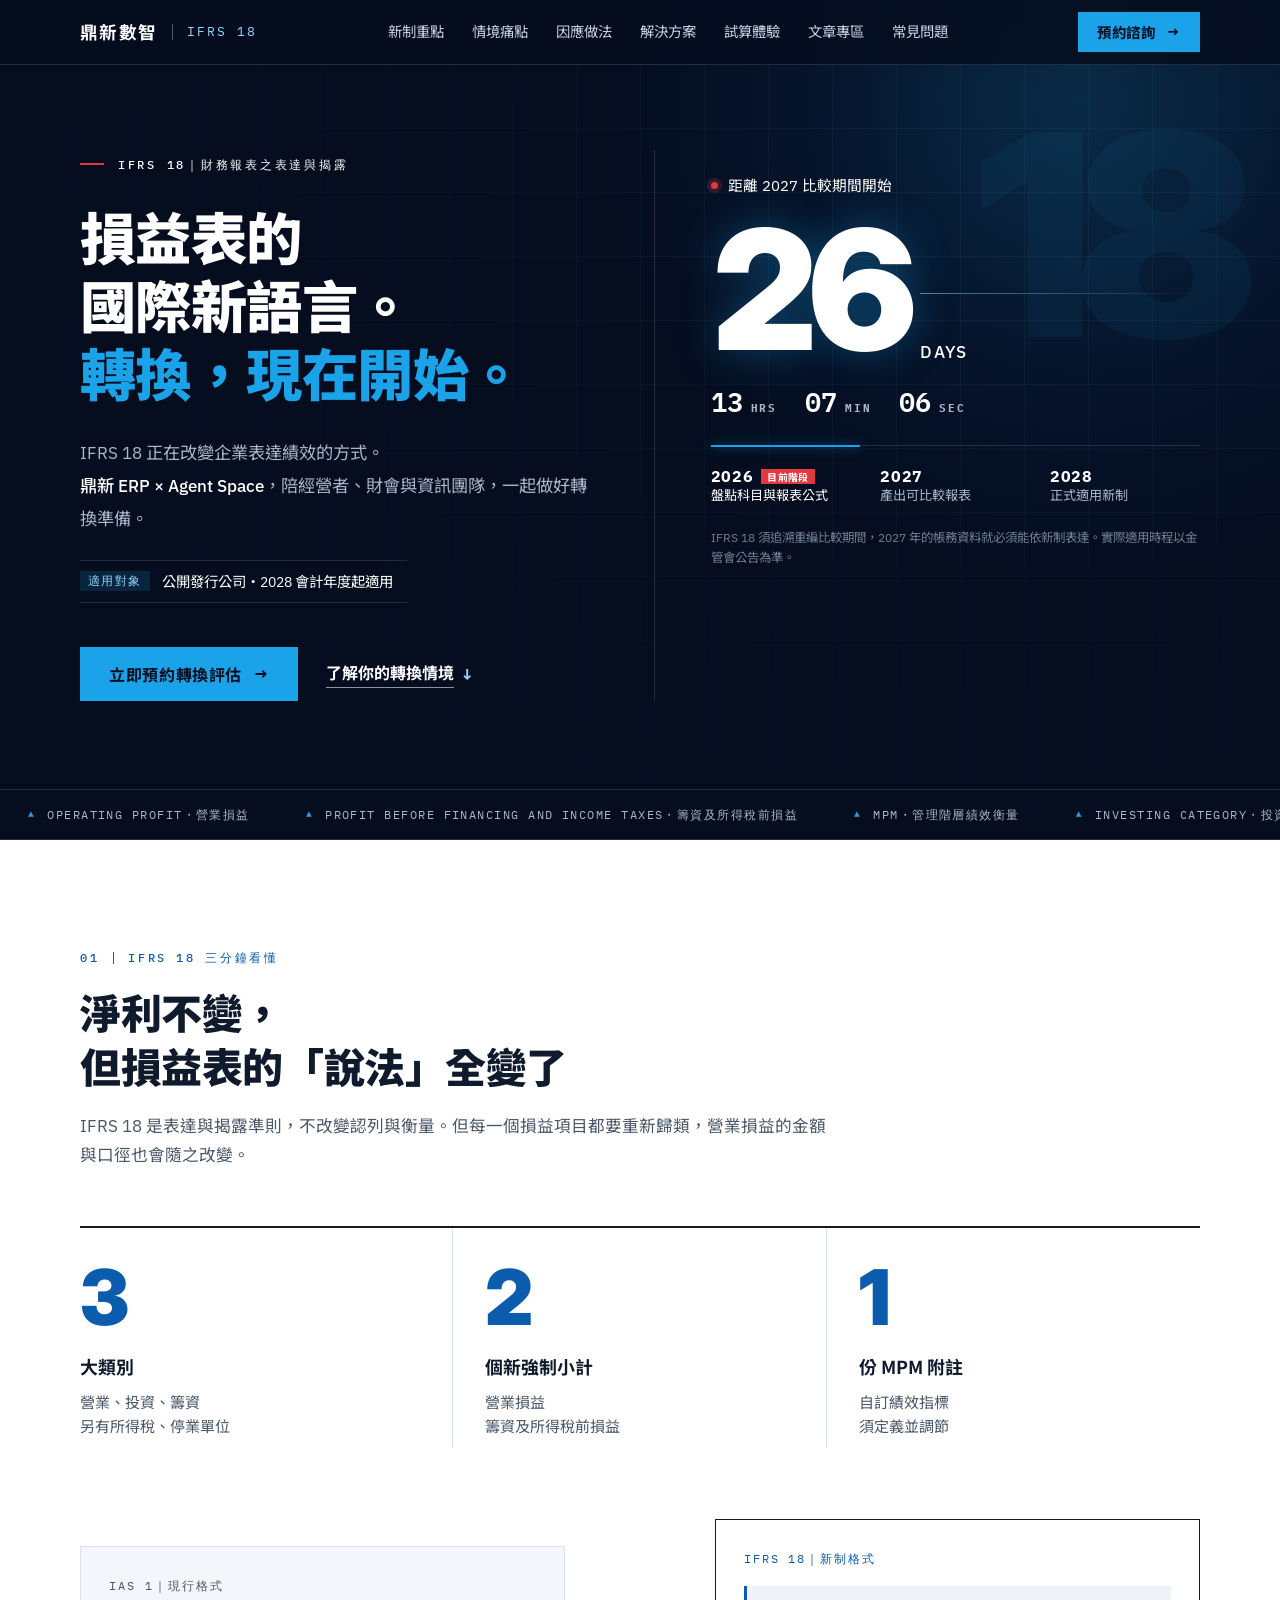
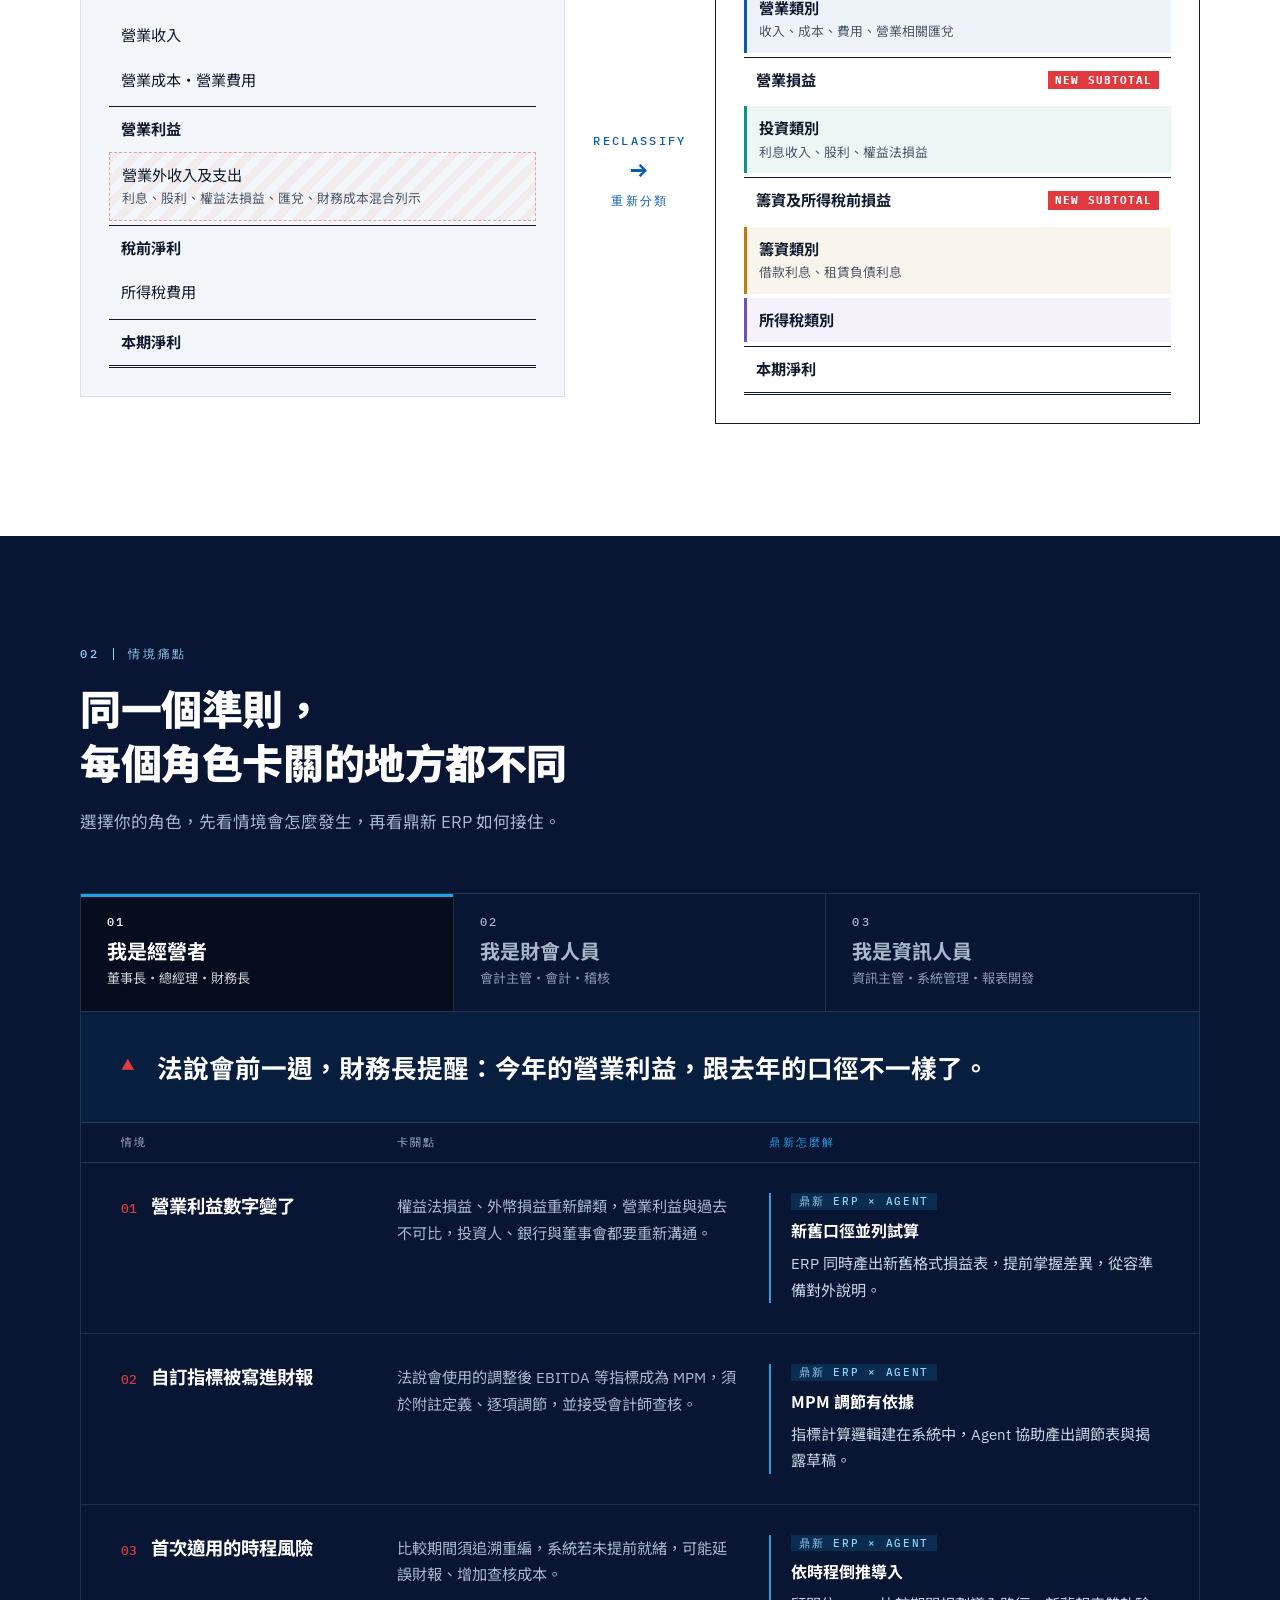
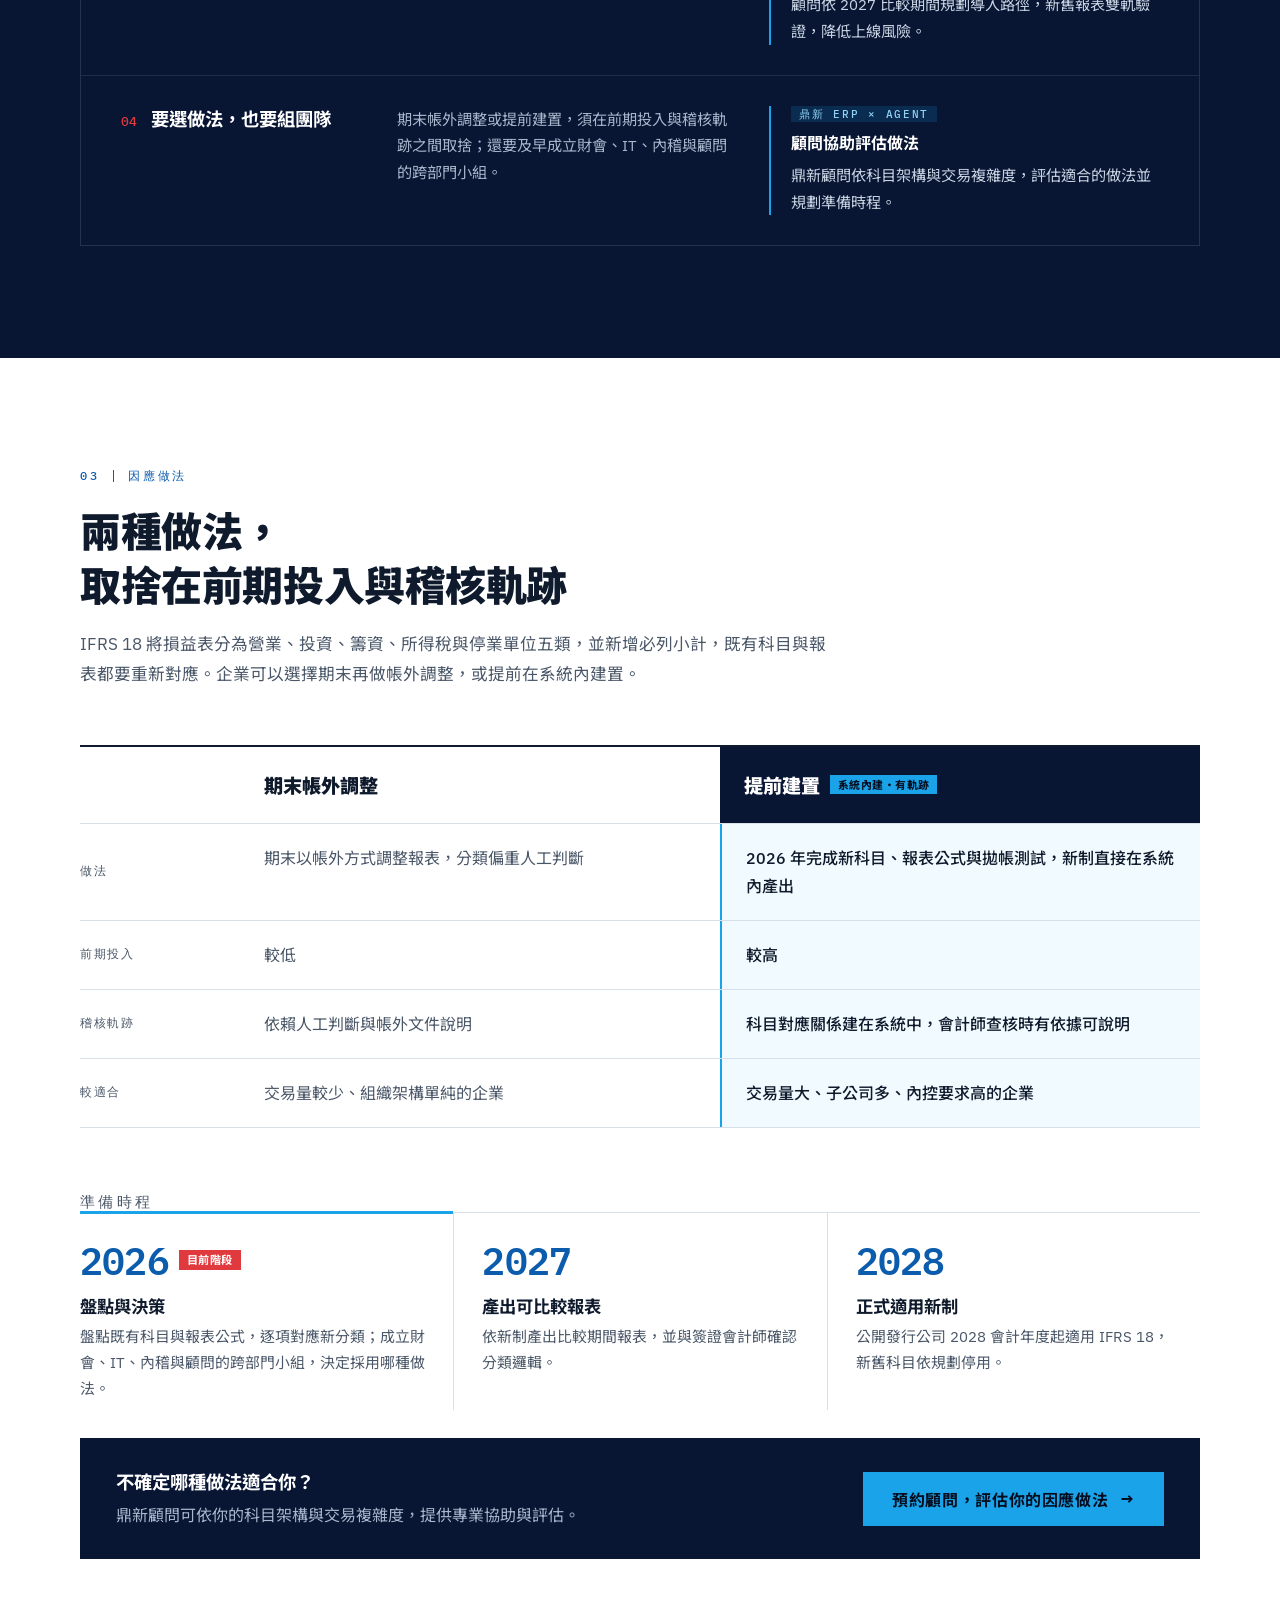
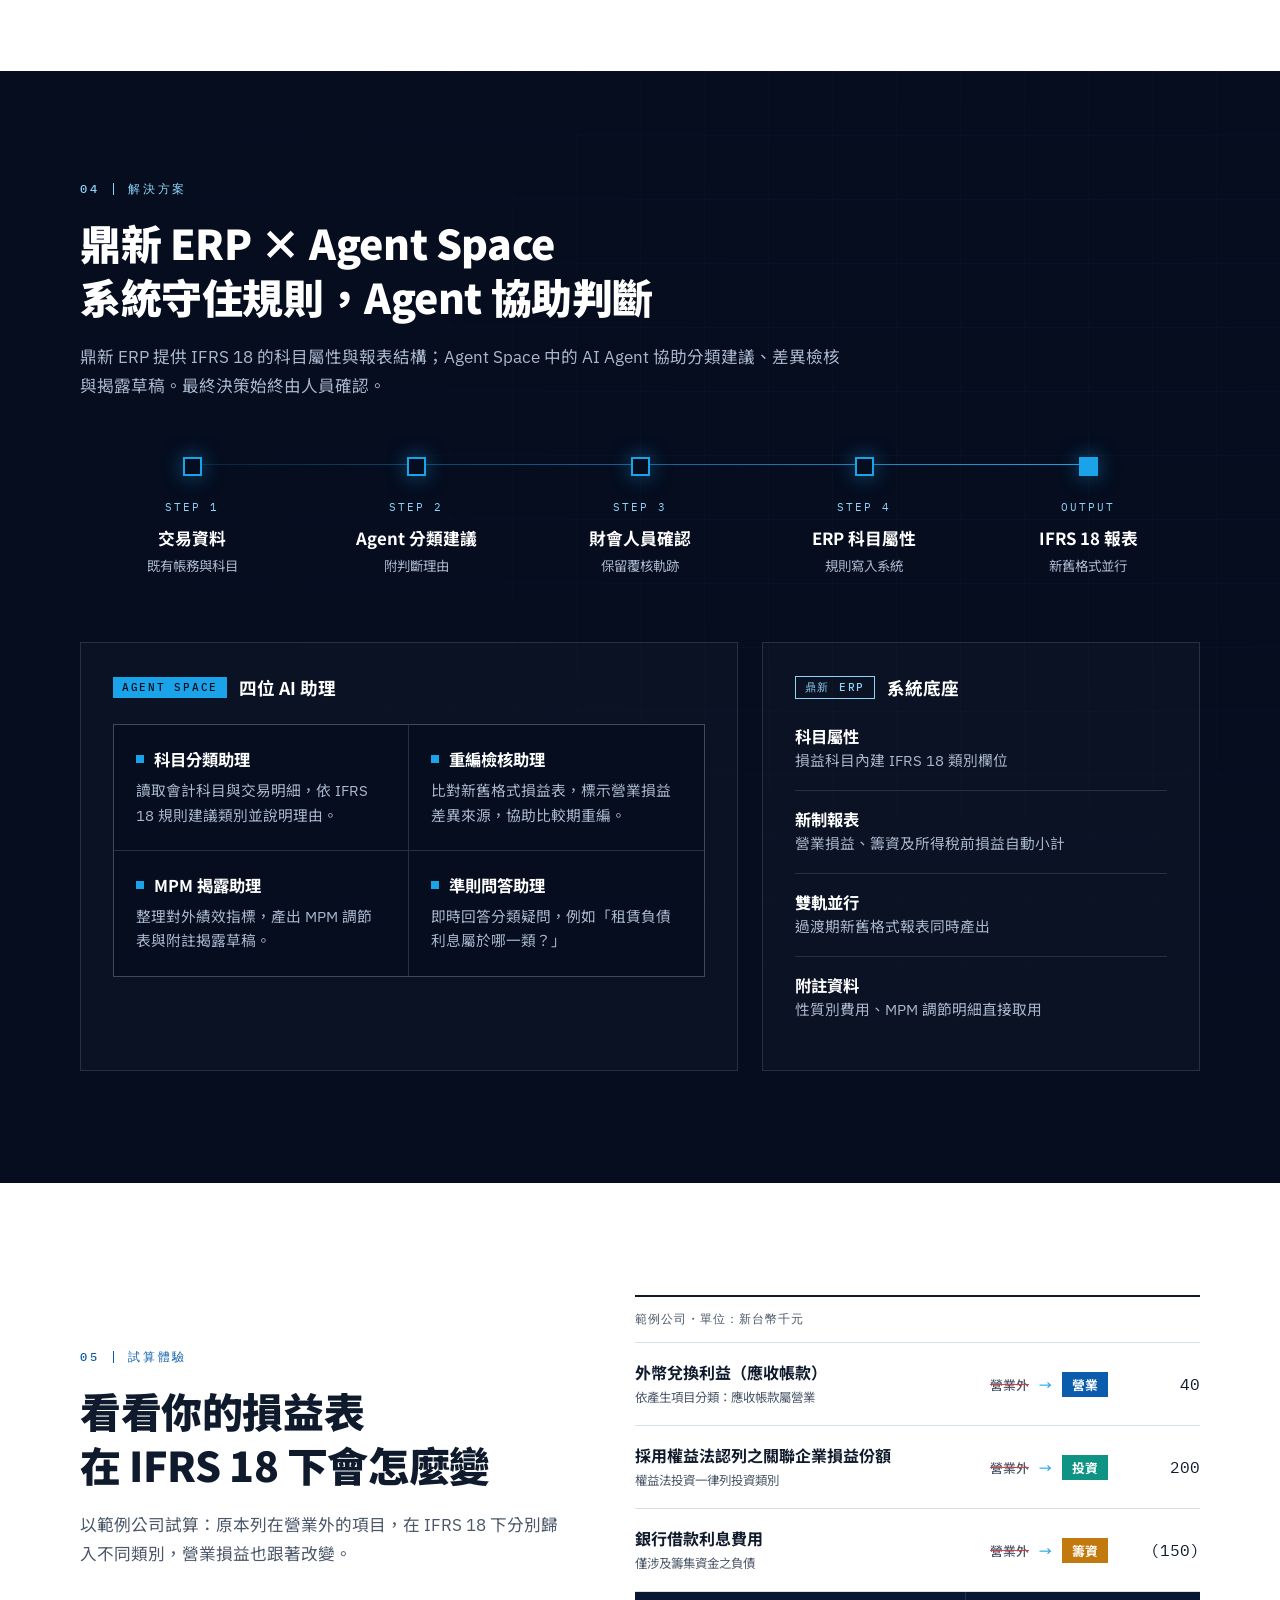
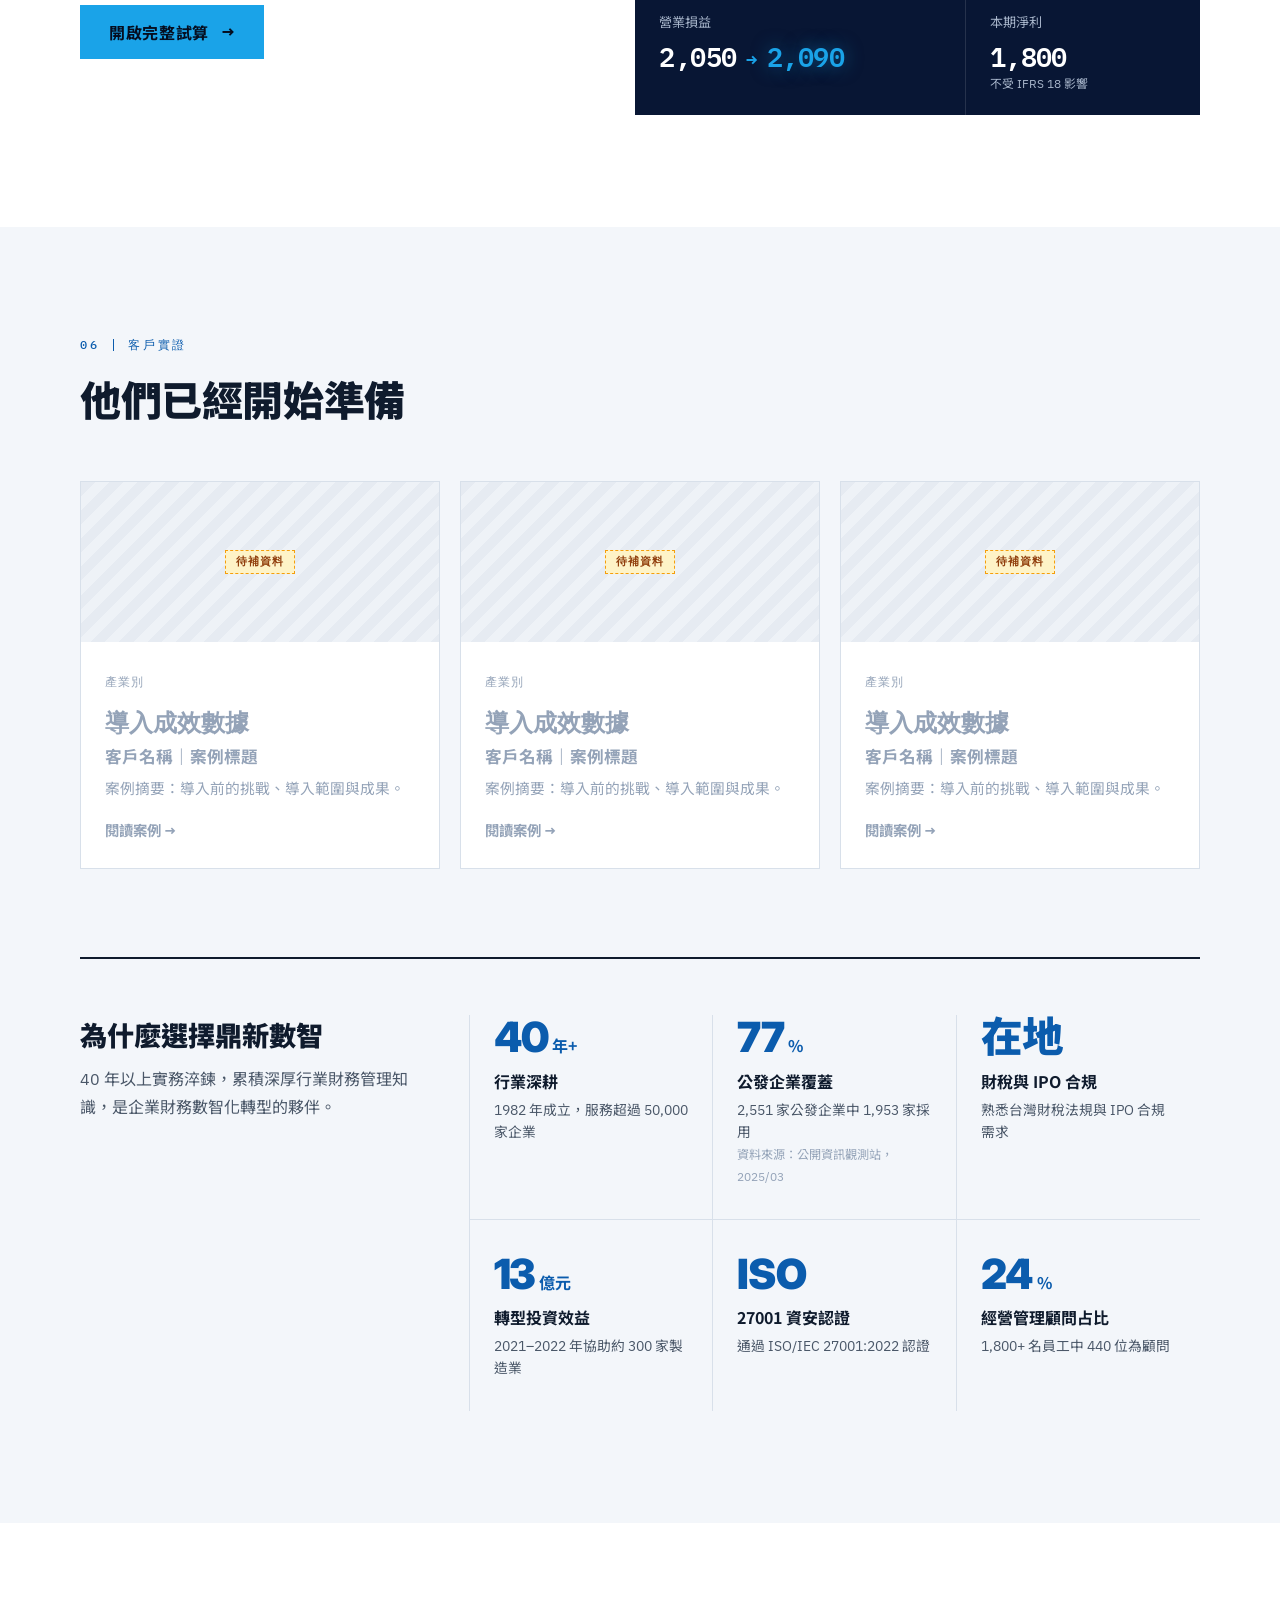
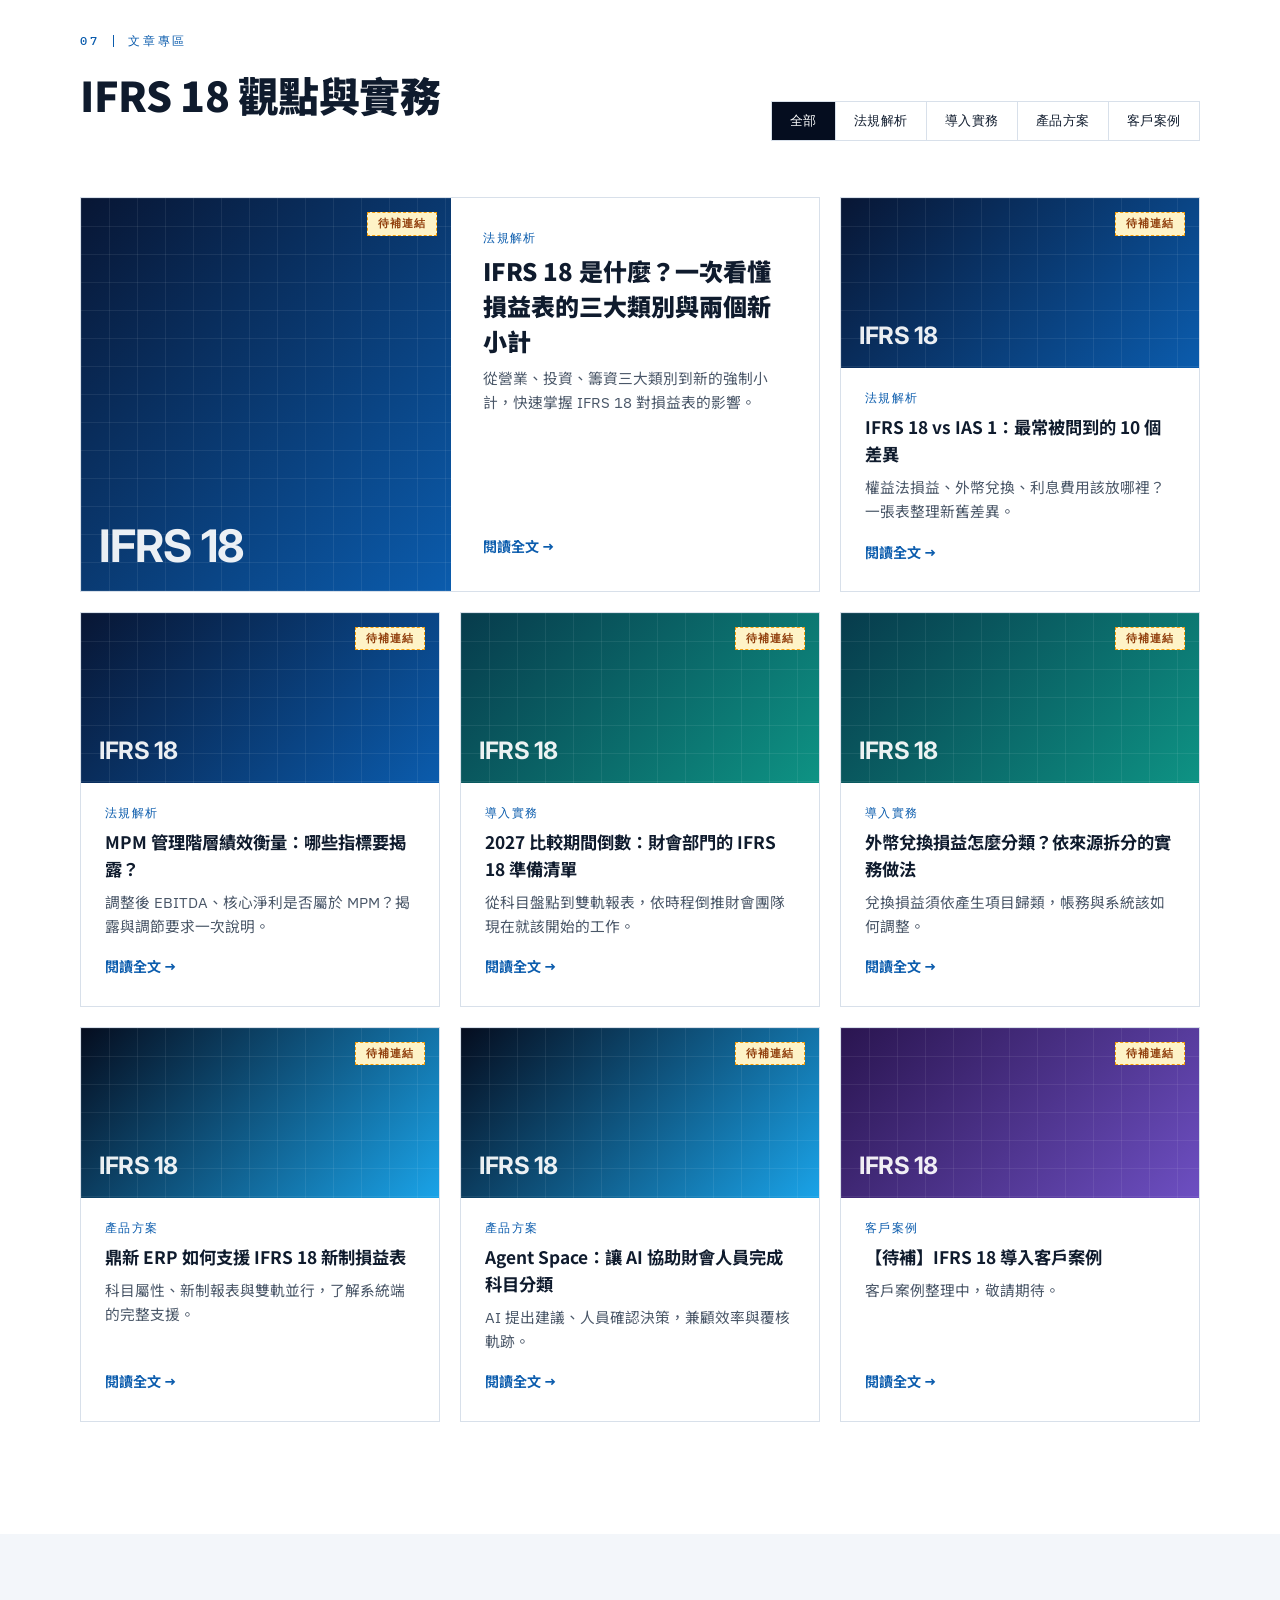
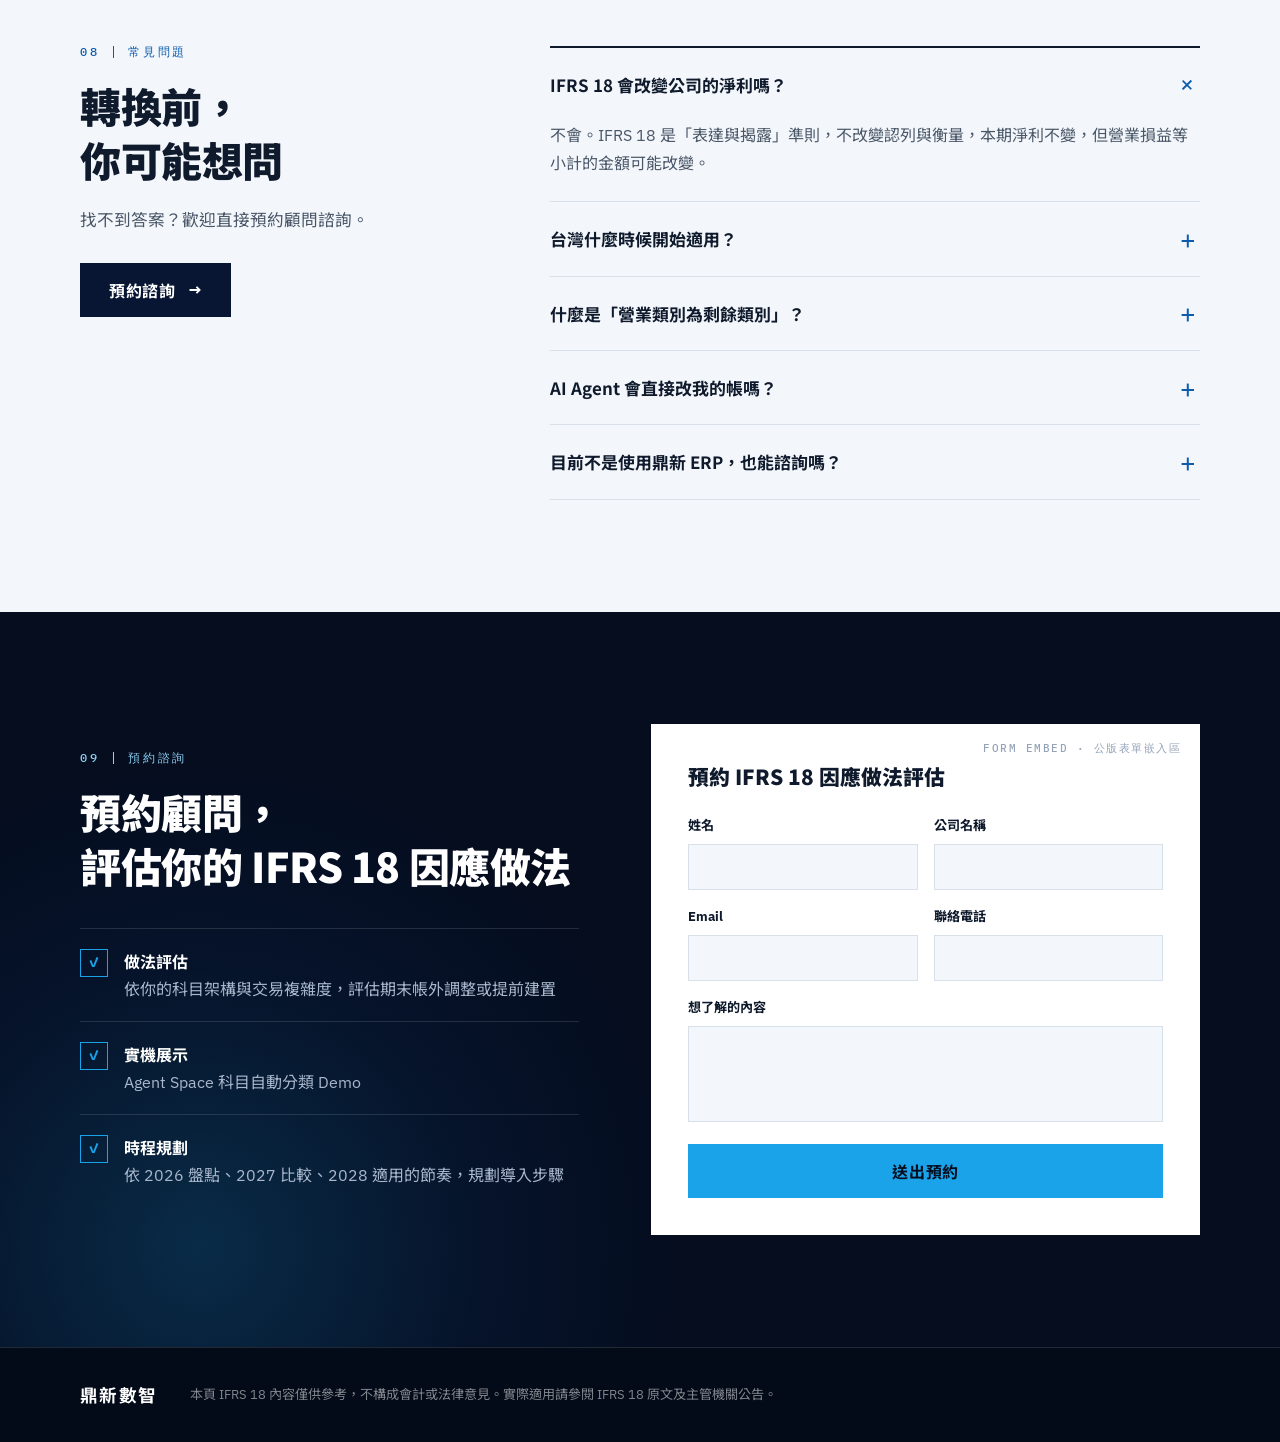
<file: index.html>
<!DOCTYPE html>
<html lang="zh-Hant">
<head>
  <meta charset="UTF-8">
  <meta name="viewport" content="width=device-width, initial-scale=1.0">
  <title>IFRS 18 無痛轉換｜鼎新 ERP × Agent Space</title>
  <meta name="description" content="IFRS 18 損益表全面改版。鼎新 ERP 結合 Agent Space，從科目盤點、自動分類到比較期重編，讓經營者、財會與資訊人員都能無痛轉換。">
  <link rel="preconnect" href="https://fonts.googleapis.com">
  <link rel="preconnect" href="https://fonts.gstatic.com" crossorigin>
  <link href="https://fonts.googleapis.com/css2?family=IBM+Plex+Mono:wght@400;500;600&family=IBM+Plex+Sans:wght@400;500;600;700&family=Inter:wght@800;900&family=Noto+Sans+TC:wght@400;500;700;900&display=swap" rel="stylesheet">
  <link rel="stylesheet" href="css/style.css?v=7">
  <script>document.documentElement.classList.add("js");</script>
</head>
<body>

  <!-- 導覽列 -->
  <header class="topbar">
    <div class="container topbar-inner">
      <a href="#" class="brand">
        <span class="brand-name">鼎新數智</span>
        <span class="brand-sep"></span>
        <span class="brand-sub">IFRS 18</span>
      </a>
      <nav class="nav">
        <a href="#overview">新制重點</a>
        <a href="#scenarios">情境痛點</a>
        <a href="#approach">因應做法</a>
        <a href="#solution">解決方案</a>
        <a href="#simulator">試算體驗</a>
        <a href="#insights">文章專區</a>
        <a href="#faq">常見問題</a>
      </nav>
      <a href="#FormTemplate" class="btn btn-sky btn-sm">預約諮詢 <span class="arrow">→</span></a>
    </div>
  </header>

  <!-- Hero：倒數計時 -->
  <section class="hero">
    <div class="hero-grid-bg" aria-hidden="true"></div>
    <div class="hero-glow" aria-hidden="true"></div>
    <div class="container hero-inner">
      <div class="hero-copy">
        <p class="hero-kicker"><span class="kicker-line" aria-hidden="true"></span>IFRS 18｜財務報表之表達與揭露</p>
        <h1>
          <span class="h1-line">損益表的</span>
          <span class="h1-line">國際新語言。</span>
          <span class="h1-line h1-accent">轉換，現在開始。</span>
        </h1>
        <p class="hero-lead">
          IFRS 18 正在改變企業表達績效的方式。<br>
          <strong>鼎新 ERP × Agent Space</strong>，陪經營者、財會與資訊團隊，一起做好轉換準備。
        </p>
        <p class="hero-scope"><b>適用對象</b>公開發行公司・2028 會計年度起適用</p>
        <div class="hero-actions">
          <a href="#FormTemplate" class="btn btn-sky">立即預約轉換評估 <span class="arrow">→</span></a>
          <a href="#scenarios" class="btn-text"><span>了解你的轉換情境</span><i>↓</i></a>
        </div>
      </div>

      <div class="countdown" aria-live="polite">
        <span class="cd-ghost" aria-hidden="true">18</span>
        <p id="cd-label" class="cd-head">距離 2027 比較期間開始</p>
        <div class="cd-days-row">
          <div class="flip cd-days" data-unit="d">--</div>
          <div class="cd-days-side"><span class="cd-days-unit">DAYS</span></div>
        </div>
        <div class="cd-units">
          <div class="cd-unit"><div class="flip" data-unit="h">--</div><span>HRS</span></div>
          <div class="cd-unit"><div class="flip" data-unit="m">--</div><span>MIN</span></div>
          <div class="cd-unit"><div class="flip" data-unit="s">--</div><span>SEC</span></div>
        </div>
        <!-- 準備時程：目前階段由 js/landing.js 依今天年份標示 -->
        <ol class="cd-track">
          <li data-year="2026"><span class="cd-date">2026</span><span>盤點科目與報表公式</span></li>
          <li data-year="2027"><span class="cd-date">2027</span><span>產出可比較報表</span></li>
          <li data-year="2028"><span class="cd-date">2028</span><span>正式適用新制</span></li>
        </ol>
        <p class="cd-note">IFRS 18 須追溯重編比較期間，2027 年的帳務資料就必須能依新制表達。實際適用時程以金管會公告為準。</p>
      </div>
    </div>

    <div class="ticker" aria-hidden="true">
      <div class="ticker-track">
        <span>OPERATING PROFIT・營業損益</span><span>PROFIT BEFORE FINANCING AND INCOME TAXES・籌資及所得稅前損益</span><span>MPM・管理階層績效衡量</span><span>INVESTING CATEGORY・投資類別</span><span>FINANCING CATEGORY・籌資類別</span><span>AGGREGATION & DISAGGREGATION・彙總與細分</span><span>IAS 7 AMENDMENTS・現金流量表修正</span>
        <span>OPERATING PROFIT・營業損益</span><span>PROFIT BEFORE FINANCING AND INCOME TAXES・籌資及所得稅前損益</span><span>MPM・管理階層績效衡量</span><span>INVESTING CATEGORY・投資類別</span><span>FINANCING CATEGORY・籌資類別</span><span>AGGREGATION & DISAGGREGATION・彙總與細分</span><span>IAS 7 AMENDMENTS・現金流量表修正</span>
      </div>
    </div>
  </section>

  <!-- 01 新制重點 -->
  <section id="overview" class="section">
    <div class="container">
      <div class="sec-head reveal">
        <p class="sec-kicker"><span class="sec-idx">01</span>IFRS 18 三分鐘看懂</p>
        <h2>淨利不變，<br>但損益表的「說法」全變了</h2>
        <p class="sec-lead">IFRS 18 是表達與揭露準則，不改變認列與衡量。但每一個損益項目都要重新歸類，營業損益的金額與口徑也會隨之改變。</p>
      </div>

      <div class="numbers reveal">
        <div class="number"><strong>3</strong><span>大類別</span><p>營業、投資、籌資<br>另有所得稅、停業單位</p></div>
        <div class="number"><strong>2</strong><span>個新強制小計</span><p>營業損益<br>籌資及所得稅前損益</p></div>
        <div class="number"><strong>1</strong><span>份 MPM 附註</span><p>自訂績效指標<br>須定義並調節</p></div>
      </div>

      <p class="swipe-hint" aria-hidden="true">左右滑動比較新舊格式 →</p>
      <div class="compare reveal">
        <div class="stmt stmt-old">
          <p class="stmt-title">IAS 1｜現行格式</p>
          <ul>
            <li>營業收入</li>
            <li>營業成本・營業費用</li>
            <li class="stmt-sub">營業利益</li>
            <li class="stmt-mixed">營業外收入及支出<small>利息、股利、權益法損益、匯兌、財務成本混合列示</small></li>
            <li class="stmt-sub">稅前淨利</li>
            <li>所得稅費用</li>
            <li class="stmt-sub stmt-net">本期淨利</li>
          </ul>
        </div>
        <div class="compare-arrow" aria-hidden="true"><span>RECLASSIFY</span><i>→</i><span>重新分類</span></div>
        <div class="stmt stmt-new">
          <p class="stmt-title">IFRS 18｜新制格式</p>
          <ul>
            <li class="band band-op">營業類別<small>收入、成本、費用、營業相關匯兌</small></li>
            <li class="stmt-sub">營業損益 <em>NEW SUBTOTAL</em></li>
            <li class="band band-inv">投資類別<small>利息收入、股利、權益法損益</small></li>
            <li class="stmt-sub">籌資及所得稅前損益 <em>NEW SUBTOTAL</em></li>
            <li class="band band-fin">籌資類別<small>借款利息、租賃負債利息</small></li>
            <li class="band band-tax">所得稅類別</li>
            <li class="stmt-sub stmt-net">本期淨利</li>
          </ul>
        </div>
      </div>
    </div>
  </section>

  <!-- 02 情境痛點 -->
  <section id="scenarios" class="section section-navy">
    <div class="container">
      <div class="sec-head reveal">
        <p class="sec-kicker"><span class="sec-idx">02</span>情境痛點</p>
        <h2>同一個準則，<br>每個角色卡關的地方都不同</h2>
        <p class="sec-lead">選擇你的角色，先看情境會怎麼發生，再看鼎新 ERP 如何接住。</p>
      </div>

      <div class="roles reveal" role="tablist" aria-label="選擇角色">
        <button class="role" role="tab" data-role="executive" aria-selected="true">
          <span class="role-no">01</span>
          <span class="role-name">我是經營者</span>
          <span class="role-desc">董事長・總經理・財務長</span>
        </button>
        <button class="role" role="tab" data-role="finance" aria-selected="false">
          <span class="role-no">02</span>
          <span class="role-name">我是財會人員</span>
          <span class="role-desc">會計主管・會計・稽核</span>
        </button>
        <button class="role" role="tab" data-role="it" aria-selected="false">
          <span class="role-no">03</span>
          <span class="role-name">我是資訊人員</span>
          <span class="role-desc">資訊主管・系統管理・報表開發</span>
        </button>
      </div>

      <div id="role-panel" class="role-panel reveal" role="tabpanel"></div>
    </div>
  </section>

  <!-- 03 因應做法 -->
  <section id="approach" class="section">
    <div class="container">
      <div class="sec-head reveal">
        <p class="sec-kicker"><span class="sec-idx">03</span>因應做法</p>
        <h2>兩種做法，<br>取捨在前期投入與稽核軌跡</h2>
        <p class="sec-lead">IFRS 18 將損益表分為營業、投資、籌資、所得稅與停業單位五類，並新增必列小計，既有科目與報表都要重新對應。企業可以選擇期末再做帳外調整，或提前在系統內建置。</p>
      </div>

      <div class="options reveal">
        <div class="opt-row opt-head">
          <span></span>
          <span>期末帳外調整</span>
          <span class="opt-pick">提前建置</span>
        </div>
        <div class="opt-row">
          <span class="opt-label">做法</span>
          <p>期末以帳外方式調整報表，分類偏重人工判斷</p>
          <p class="opt-pick">2026 年完成新科目、報表公式與拋帳測試，新制直接在系統內產出</p>
        </div>
        <div class="opt-row">
          <span class="opt-label">前期投入</span>
          <p>較低</p>
          <p class="opt-pick">較高</p>
        </div>
        <div class="opt-row">
          <span class="opt-label">稽核軌跡</span>
          <p>依賴人工判斷與帳外文件說明</p>
          <p class="opt-pick">科目對應關係建在系統中，會計師查核時有依據可說明</p>
        </div>
        <div class="opt-row">
          <span class="opt-label">較適合</span>
          <p>交易量較少、組織架構單純的企業</p>
          <p class="opt-pick">交易量大、子公司多、內控要求高的企業</p>
        </div>
      </div>

      <div class="phases reveal">
        <p class="phases-title">準備時程</p>
        <ol>
          <li data-year="2026">
            <span class="phase-year">2026</span>
            <strong>盤點與決策</strong>
            <p>盤點既有科目與報表公式，逐項對應新分類；成立財會、IT、內稽與顧問的跨部門小組，決定採用哪種做法。</p>
          </li>
          <li data-year="2027">
            <span class="phase-year">2027</span>
            <strong>產出可比較報表</strong>
            <p>依新制產出比較期間報表，並與簽證會計師確認分類邏輯。</p>
          </li>
          <li data-year="2028">
            <span class="phase-year">2028</span>
            <strong>正式適用新制</strong>
            <p>公開發行公司 2028 會計年度起適用 IFRS 18，新舊科目依規劃停用。</p>
          </li>
        </ol>
      </div>

      <div class="inline-cta reveal">
        <div>
          <strong>不確定哪種做法適合你？</strong>
          <p>鼎新顧問可依你的科目架構與交易複雜度，提供專業協助與評估。</p>
        </div>
        <a href="#FormTemplate" class="btn btn-sky">預約顧問，評估你的因應做法 <span class="arrow">→</span></a>
      </div>
    </div>
  </section>

  <!-- 04 解決方案 -->
  <section id="solution" class="section section-dark">
    <div class="hero-grid-bg dim" aria-hidden="true"></div>
    <div class="container">
      <div class="sec-head reveal">
        <p class="sec-kicker"><span class="sec-idx">04</span>解決方案</p>
        <h2>鼎新 ERP × Agent Space<br>系統守住規則，Agent 協助判斷</h2>
        <p class="sec-lead">鼎新 ERP 提供 IFRS 18 的科目屬性與報表結構；Agent Space 中的 AI Agent 協助分類建議、差異檢核與揭露草稿。最終決策始終由人員確認。</p>
      </div>

      <ol class="pipeline reveal">
        <li><div class="pipe-body"><span class="pipe-step">STEP 1</span><strong>交易資料</strong><small>既有帳務與科目</small></div></li>
        <li><div class="pipe-body"><span class="pipe-step">STEP 2</span><strong>Agent 分類建議</strong><small>附判斷理由</small></div></li>
        <li><div class="pipe-body"><span class="pipe-step">STEP 3</span><strong>財會人員確認</strong><small>保留覆核軌跡</small></div></li>
        <li><div class="pipe-body"><span class="pipe-step">STEP 4</span><strong>ERP 科目屬性</strong><small>規則寫入系統</small></div></li>
        <li class="pipe-end"><div class="pipe-body"><span class="pipe-step">OUTPUT</span><strong>IFRS 18 報表</strong><small>新舊格式並行</small></div></li>
      </ol>

      <!-- TODO: Agent 與 ERP 功能描述為草稿，請與產品團隊確認後修改 -->
      <div class="solution-grid">
        <div class="sol-col reveal">
          <p class="sol-title"><span class="sol-badge">AGENT SPACE</span>四位 AI 助理</p>
          <div class="agents">
            <article class="agent"><h3>科目分類助理</h3><p>讀取會計科目與交易明細，依 IFRS 18 規則建議類別並說明理由。</p></article>
            <article class="agent"><h3>重編檢核助理</h3><p>比對新舊格式損益表，標示營業損益差異來源，協助比較期重編。</p></article>
            <article class="agent"><h3>MPM 揭露助理</h3><p>整理對外績效指標，產出 MPM 調節表與附註揭露草稿。</p></article>
            <article class="agent"><h3>準則問答助理</h3><p>即時回答分類疑問，例如「租賃負債利息屬於哪一類？」</p></article>
          </div>
        </div>
        <div class="sol-col reveal">
          <p class="sol-title"><span class="sol-badge sol-badge-erp">鼎新 ERP</span>系統底座</p>
          <ul class="erp-list">
            <li><strong>科目屬性</strong><span>損益科目內建 IFRS 18 類別欄位</span></li>
            <li><strong>新制報表</strong><span>營業損益、籌資及所得稅前損益自動小計</span></li>
            <li><strong>雙軌並行</strong><span>過渡期新舊格式報表同時產出</span></li>
            <li><strong>附註資料</strong><span>性質別費用、MPM 調節明細直接取用</span></li>
          </ul>
        </div>
      </div>
    </div>
  </section>

  <!-- 05 試算體驗 -->
  <!-- 精簡預告：數字由 js/landing.js 依 js/data.js 範例資料產生 -->
  <section id="simulator" class="section">
    <div class="container teaser reveal">
      <div class="teaser-copy">
        <p class="sec-kicker"><span class="sec-idx">05</span>試算體驗</p>
        <h2>看看你的損益表<br>在 IFRS 18 下會怎麼變</h2>
        <p class="sec-lead">以範例公司試算：原本列在營業外的項目，在 IFRS 18 下分別歸入不同類別，營業損益也跟著改變。</p>
        <button type="button" class="btn btn-sky" data-sim-open>開啟完整試算 <span class="arrow">→</span></button>
      </div>
      <div class="teaser-panel">
        <p class="teaser-title">範例公司・單位：新台幣千元</p>
        <ul id="teaser-moves" class="moves"></ul>
        <div class="teaser-result">
          <div><span>營業損益</span><strong id="teaser-op"></strong></div>
          <div><span>本期淨利</span><strong id="teaser-net"></strong><small>不受 IFRS 18 影響</small></div>
        </div>
      </div>
    </div>
  </section>

  <!-- 完整試算：全螢幕視窗 -->
  <div id="sim-modal" class="sim-modal" role="dialog" aria-modal="true" aria-labelledby="sim-modal-title" hidden>
    <div class="sim-modal-bar">
      <div class="container sim-modal-bar-inner">
        <p class="sec-kicker"><span class="sec-idx">05</span><span id="sim-modal-title">IFRS 18 損益表試算</span></p>
        <button type="button" class="sim-close" data-sim-close aria-label="關閉試算">✕</button>
      </div>
    </div>
    <div class="container sim-modal-body">
      <p class="sec-lead">左側是範例公司的損益科目，已依 IFRS 18 一般企業規則建議分類並附上理由（模擬科目分類助理）。修改金額或調整類別，右側即時產出新制損益表。</p>

      <div id="diff" class="kpis"></div>

      <div class="sim">
        <div class="sim-panel">
          <div class="sim-bar">
            <p class="sim-title">科目分類<small>單位：新台幣千元</small></p>
            <div class="sim-actions">
              <button id="btn-add" class="btn-mini">＋ 新增科目</button>
              <button id="btn-reset" class="btn-mini">重設</button>
            </div>
          </div>
          <div class="item-head"><span>科目／分類理由</span><span>金額</span><span>IFRS 18 類別</span><span></span></div>
          <div id="items-body" class="item-list"></div>
        </div>
        <div class="sim-panel sim-statement">
          <p class="sim-title">綜合損益表<small>IFRS 18 格式</small></p>
          <div id="statement"></div>
        </div>
      </div>

      <div class="inline-cta">
        <div>
          <strong>想用貴公司的實際科目試算？</strong>
          <p>鼎新顧問可協助盤點損益科目，評估 IFRS 18 對營業損益的實際影響。</p>
        </div>
        <a href="#FormTemplate" class="btn btn-sky" data-sim-close>申請影響評估 <span class="arrow">→</span></a>
      </div>
    </div>
  </div>

  <!-- 06 客戶實證 + 為什麼選擇鼎新 -->
  <section id="proof" class="section section-tint">
    <div class="container">
      <div class="sec-head reveal">
        <p class="sec-kicker"><span class="sec-idx">06</span>客戶實證</p>
        <h2>他們已經開始準備</h2>
      </div>

      <!-- TODO: 客戶案例待補，請替換每張卡片內容 -->
      <p class="swipe-hint" aria-hidden="true">左右滑動看更多案例 →</p>
      <div class="cases reveal">
        <article class="case case-todo">
          <div class="case-cover"><span class="todo-badge">待補資料</span></div>
          <div class="case-body"><span class="case-tag">產業別</span><p class="case-metric">導入成效數據</p><h3>客戶名稱｜案例標題</h3><p class="case-text">案例摘要：導入前的挑戰、導入範圍與成果。</p><a href="#" class="case-link">閱讀案例 →</a></div>
        </article>
        <article class="case case-todo">
          <div class="case-cover"><span class="todo-badge">待補資料</span></div>
          <div class="case-body"><span class="case-tag">產業別</span><p class="case-metric">導入成效數據</p><h3>客戶名稱｜案例標題</h3><p class="case-text">案例摘要：導入前的挑戰、導入範圍與成果。</p><a href="#" class="case-link">閱讀案例 →</a></div>
        </article>
        <article class="case case-todo">
          <div class="case-cover"><span class="todo-badge">待補資料</span></div>
          <div class="case-body"><span class="case-tag">產業別</span><p class="case-metric">導入成效數據</p><h3>客戶名稱｜案例標題</h3><p class="case-text">案例摘要：導入前的挑戰、導入範圍與成果。</p><a href="#" class="case-link">閱讀案例 →</a></div>
        </article>
      </div>

      <div class="why reveal">
        <div class="why-head">
          <h3>為什麼選擇鼎新數智</h3>
          <p>40 年以上實務淬鍊，累積深厚行業財務管理知識，是企業財務數智化轉型的夥伴。</p>
        </div>
        <!-- 數據沿用鼎新財務模組頁，請與品牌單位確認最新數字 -->
        <div class="stats">
          <div class="stat"><strong>40<small>年+</small></strong><span>行業深耕</span><p>1982 年成立，服務超過 50,000 家企業</p></div>
          <div class="stat"><strong>77<small>%</small></strong><span>公發企業覆蓋</span><p>2,551 家公發企業中 1,953 家採用<br><em>資料來源：公開資訊觀測站，2025/03</em></p></div>
          <div class="stat"><strong>在地</strong><span>財稅與 IPO 合規</span><p>熟悉台灣財稅法規與 IPO 合規需求</p></div>
          <div class="stat"><strong>13<small>億元</small></strong><span>轉型投資效益</span><p>2021–2022 年協助約 300 家製造業</p></div>
          <div class="stat"><strong>ISO</strong><span>27001 資安認證</span><p>通過 ISO/IEC 27001:2022 認證</p></div>
          <div class="stat"><strong>24<small>%</small></strong><span>經營管理顧問占比</span><p>1,800+ 名員工中 440 位為顧問</p></div>
        </div>
      </div>
    </div>
  </section>

  <!-- 07 文章專區 -->
  <section id="insights" class="section">
    <div class="container">
      <div class="sec-head sec-head-row reveal">
        <div>
          <p class="sec-kicker"><span class="sec-idx">07</span>文章專區</p>
          <h2>IFRS 18 觀點與實務</h2>
        </div>
        <div id="article-filters" class="filters" role="tablist" aria-label="文章分類"></div>
      </div>
      <div id="articles" class="articles reveal"></div>
    </div>
  </section>

  <!-- 08 常見問題 -->
  <section id="faq" class="section section-tint">
    <div class="container faq-grid">
      <div class="sec-head reveal">
        <p class="sec-kicker"><span class="sec-idx">08</span>常見問題</p>
        <h2>轉換前，<br>你可能想問</h2>
        <p class="sec-lead">找不到答案？歡迎直接預約顧問諮詢。</p>
        <a href="#FormTemplate" class="btn btn-navy">預約諮詢 <span class="arrow">→</span></a>
      </div>
      <div class="faq-list reveal">
        <details open>
          <summary>IFRS 18 會改變公司的淨利嗎？</summary>
          <p>不會。IFRS 18 是「表達與揭露」準則，不改變認列與衡量，本期淨利不變，但營業損益等小計的金額可能改變。</p>
        </details>
        <details>
          <summary>台灣什麼時候開始適用？</summary>
          <p>IFRS 18 國際生效日為 2027 年 1 月 1 日，台灣預計 2028 年適用，實際時程以金管會公告為準。由於須追溯重編比較期間，2027 年的資料就須能依新制表達。</p>
        </details>
        <details>
          <summary>什麼是「營業類別為剩餘類別」？</summary>
          <p>不屬於投資、籌資、所得稅、停業單位的收益及費損，都歸入營業類別。因此部分過去列在營業外的項目，例如營業相關的外幣兌換損益，會進入營業損益。</p>
        </details>
        <details>
          <summary>AI Agent 會直接改我的帳嗎？</summary>
          <p>不會。Agent 提供分類建議與判斷理由，由財會人員確認後才寫入系統，並保留完整的覆核軌跡。</p>
        </details>
        <details>
          <summary>目前不是使用鼎新 ERP，也能諮詢嗎？</summary>
          <p>可以。顧問會依貴公司的現行系統與產業特性，提供 IFRS 18 轉換建議。</p>
        </details>
      </div>
    </div>
  </section>

  <!-- 09 表單：嵌入公司公版表單 -->
  <section id="FormTemplate" class="section section-dark form-section">
    <div class="hero-glow" aria-hidden="true"></div>
    <div class="container form-grid">
      <div class="form-copy">
        <p class="sec-kicker"><span class="sec-idx">09</span>預約諮詢</p>
        <h2>預約顧問，<br>評估你的 IFRS 18 因應做法</h2>
        <ul class="checklist">
          <li><strong>做法評估</strong>依你的科目架構與交易複雜度，評估期末帳外調整或提前建置</li>
          <li><strong>實機展示</strong>Agent Space 科目自動分類 Demo</li>
          <li><strong>時程規劃</strong>依 2026 盤點、2027 比較、2028 適用的節奏，規劃導入步驟</li>
        </ul>
      </div>

      <!-- TODO: 以下為示意畫面，請替換為公司公版表單的嵌入程式碼 -->
      <div class="form-card">
        <p class="form-title">預約 IFRS 18 因應做法評估</p>
        <div class="form-fields">
          <div class="f"><span>姓名</span><i></i></div>
          <div class="f"><span>公司名稱</span><i></i></div>
          <div class="f"><span>Email</span><i></i></div>
          <div class="f"><span>聯絡電話</span><i></i></div>
          <div class="f f-wide"><span>想了解的內容</span><i class="tall"></i></div>
        </div>
        <div class="form-submit">送出預約</div>
        <p class="form-embed-note">FORM EMBED · 公版表單嵌入區</p>
      </div>
    </div>
  </section>

  <footer class="footer">
    <div class="container footer-inner">
      <span class="brand-name">鼎新數智</span>
      <p>本頁 IFRS 18 內容僅供參考，不構成會計或法律意見。實際適用請參閱 IFRS 18 原文及主管機關公告。</p>
    </div>
  </footer>

  <a href="#FormTemplate" class="float-cta">預約諮詢</a>

  <script src="js/data.js?v=7"></script>
  <script src="js/content.js?v=7"></script>
  <script src="js/app.js?v=7"></script>
  <script src="js/landing.js?v=7"></script>
</body>
</html>
</file>
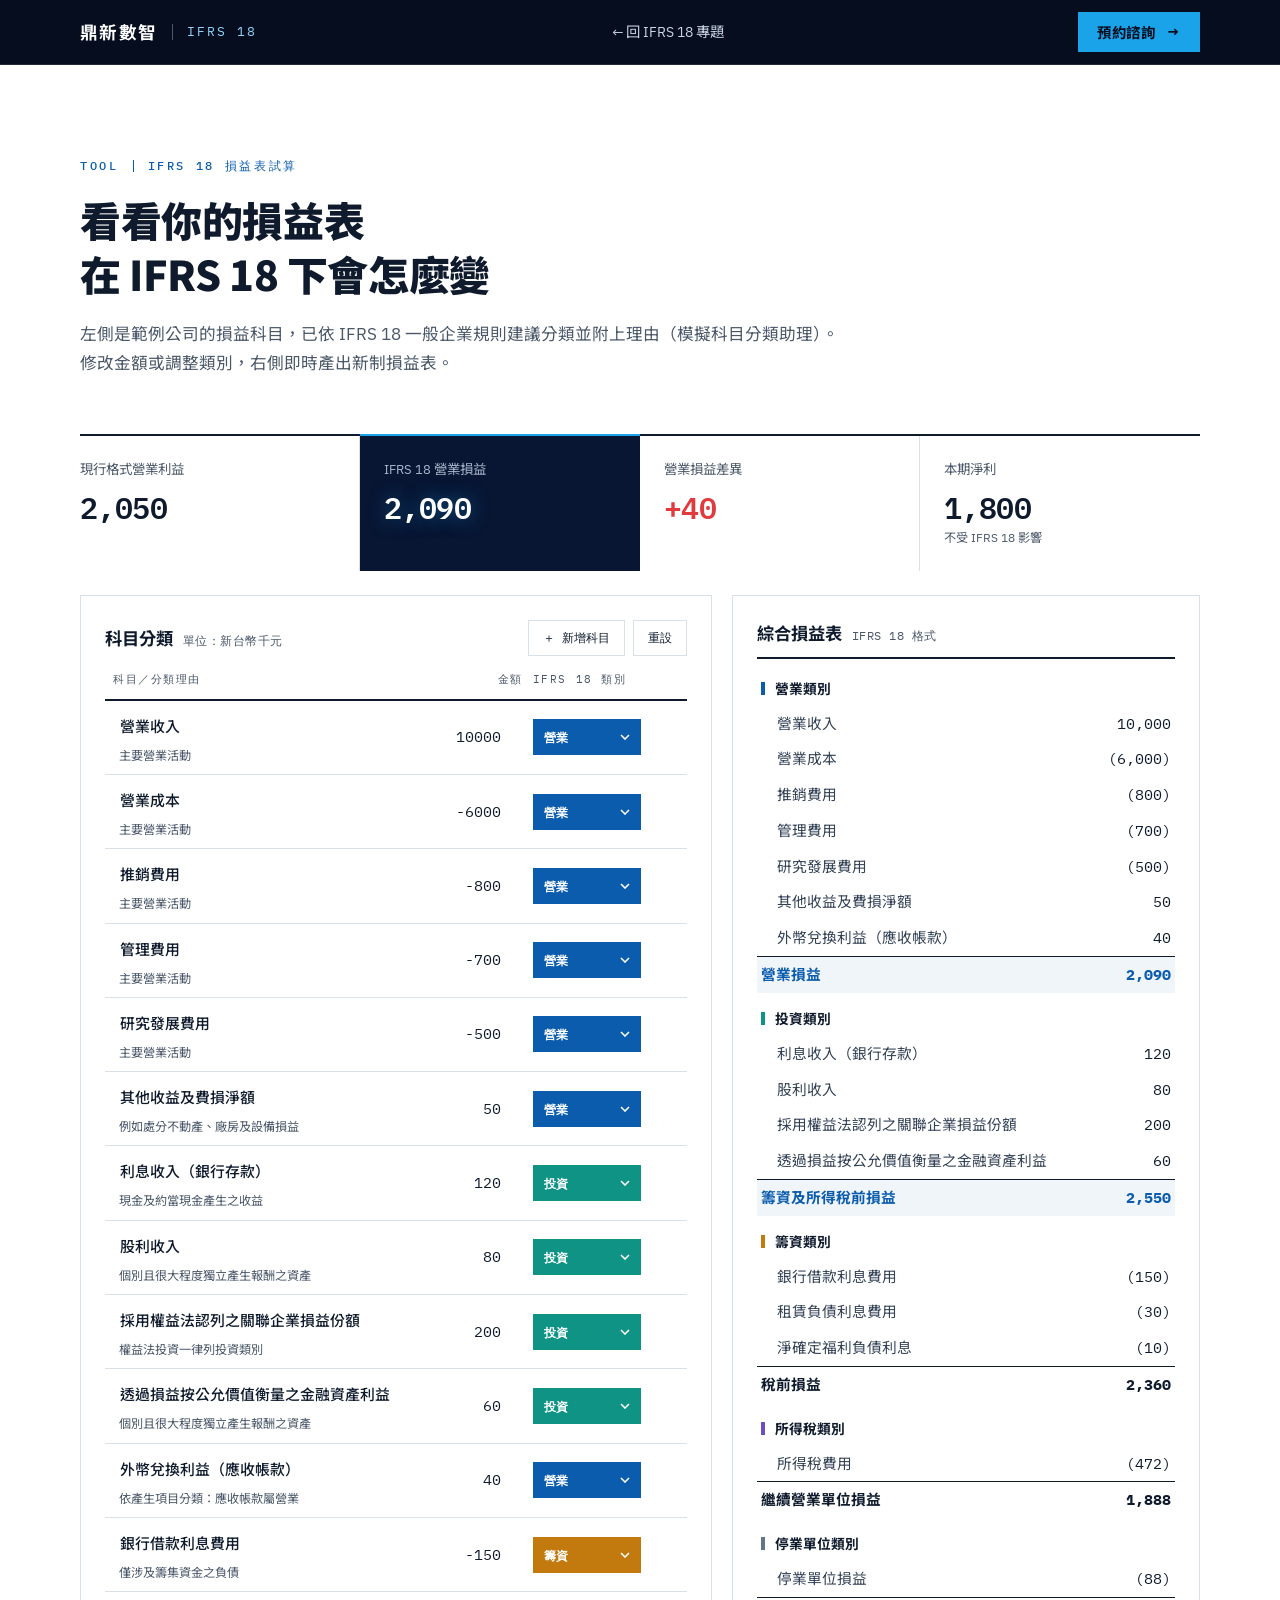
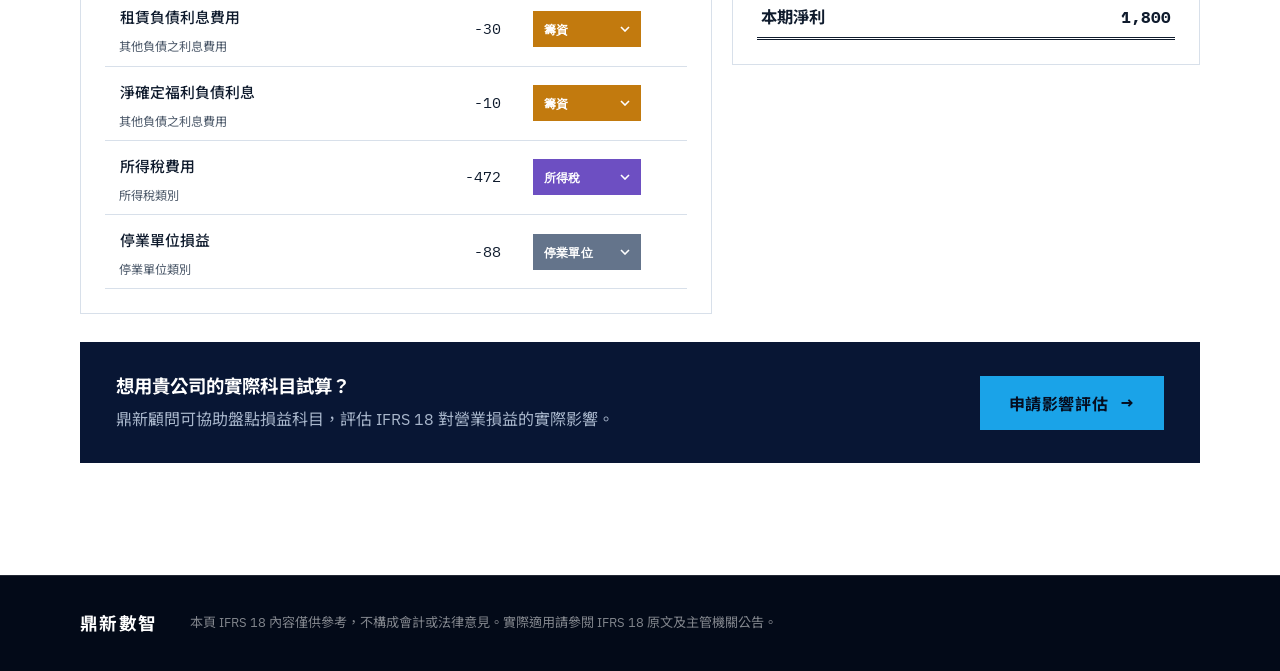
<file: simulator.html>
<!DOCTYPE html>
<html lang="zh-Hant">
<head>
  <meta charset="UTF-8">
  <meta name="viewport" content="width=device-width, initial-scale=1.0">
  <title>IFRS 18 損益表試算｜鼎新 ERP × Agent Space</title>
  <meta name="description" content="輸入損益科目，即時看到 IFRS 18 新制損益表：營業、投資、籌資三大類別與新強制小計。">
  <link rel="preconnect" href="https://fonts.googleapis.com">
  <link rel="preconnect" href="https://fonts.gstatic.com" crossorigin>
  <link href="https://fonts.googleapis.com/css2?family=IBM+Plex+Mono:wght@400;500;600&family=IBM+Plex+Sans:wght@400;500;600;700&family=Inter:wght@800;900&family=Noto+Sans+TC:wght@400;500;700;900&display=swap" rel="stylesheet">
  <link rel="stylesheet" href="css/style.css?v=7">
</head>
<body>
  <!-- 獨立試算頁：供文章、Email、社群直接連結；與 index.html 的試算視窗共用 js/app.js -->
  <header class="topbar topbar-solid">
    <div class="container topbar-inner">
      <a href="index.html" class="brand">
        <span class="brand-name">鼎新數智</span>
        <span class="brand-sep"></span>
        <span class="brand-sub">IFRS 18</span>
      </a>
      <nav class="nav">
        <a href="index.html">← 回 IFRS 18 專題</a>
      </nav>
      <a href="index.html#FormTemplate" class="btn btn-sky btn-sm">預約諮詢 <span class="arrow">→</span></a>
    </div>
  </header>

  <section class="section page-sim">
    <div class="container">
      <div class="sec-head">
        <p class="sec-kicker"><span class="sec-idx">TOOL</span>IFRS 18 損益表試算</p>
        <h2>看看你的損益表<br>在 IFRS 18 下會怎麼變</h2>
        <p class="sec-lead">左側是範例公司的損益科目，已依 IFRS 18 一般企業規則建議分類並附上理由（模擬科目分類助理）。修改金額或調整類別，右側即時產出新制損益表。</p>
      </div>

      <div id="diff" class="kpis"></div>

      <div class="sim">
        <div class="sim-panel">
          <div class="sim-bar">
            <p class="sim-title">科目分類<small>單位：新台幣千元</small></p>
            <div class="sim-actions">
              <button id="btn-add" class="btn-mini">＋ 新增科目</button>
              <button id="btn-reset" class="btn-mini">重設</button>
            </div>
          </div>
          <div class="item-head"><span>科目／分類理由</span><span>金額</span><span>IFRS 18 類別</span><span></span></div>
          <div id="items-body" class="item-list"></div>
        </div>
        <div class="sim-panel sim-statement">
          <p class="sim-title">綜合損益表<small>IFRS 18 格式</small></p>
          <div id="statement"></div>
        </div>
      </div>

      <div class="inline-cta">
        <div>
          <strong>想用貴公司的實際科目試算？</strong>
          <p>鼎新顧問可協助盤點損益科目，評估 IFRS 18 對營業損益的實際影響。</p>
        </div>
        <a href="index.html#FormTemplate" class="btn btn-sky">申請影響評估 <span class="arrow">→</span></a>
      </div>
    </div>
  </section>

  <footer class="footer">
    <div class="container footer-inner">
      <span class="brand-name">鼎新數智</span>
      <p>本頁 IFRS 18 內容僅供參考，不構成會計或法律意見。實際適用請參閱 IFRS 18 原文及主管機關公告。</p>
    </div>
  </footer>

  <a href="index.html#FormTemplate" class="float-cta">預約諮詢</a>

  <script src="js/data.js?v=7"></script>
  <script src="js/app.js?v=7"></script>
</body>
</html>
</file>
<file: css/style.css>
/* =========================================================
   IFRS 18 主題策展頁 — 視覺方向 A：交易廳・深色終端
   原則：直角、髮絲線分隔、深色為主；
   亮藍 #1aa3e8 = 行動與發光數字，紅色 #e03a3e = 即時／風險訊號
   ========================================================= */
:root {
  --ink: #050d1f;            /* 最深底色 */
  --navy: #081634;           /* 深海藍區塊 */
  --navy-2: #0c2250;         /* 深色區塊上的面 */
  --brand: #0b5cad;          /* 鼎新深藍 */
  --sky: #1aa3e8;            /* 鼎新亮藍 */
  --sky-soft: #8fd3f7;
  --red: #e03a3e;            /* 品牌紅 */
  --text: #0f1b2d;
  --muted: #4a5768;
  --muted-dark: #a9b7cc;     /* 深色底上的次要文字 */
  --line: #d8e0ea;           /* 淺色底髮絲線 */
  --line-dark: rgba(255, 255, 255, 0.12);
  --tint: #f3f6fa;
  --paper: #ffffff;
  --sans: "IBM Plex Sans", "Noto Sans TC", "Microsoft JhengHei", system-ui, sans-serif;
  --tc: "Noto Sans TC", "Microsoft JhengHei", system-ui, sans-serif;
  --mono: "IBM Plex Mono", ui-monospace, Consolas, monospace;
  --display: "Inter", "IBM Plex Sans", "Noto Sans TC", sans-serif;
}

* { box-sizing: border-box; }
html { scroll-behavior: smooth; scroll-padding-top: 80px; }
body { margin: 0; overflow-x: clip; font-family: var(--sans); color: var(--text); background: var(--paper); line-height: 1.75; -webkit-font-smoothing: antialiased; }
img { max-width: 100%; }
.container { max-width: 1200px; margin: 0 auto; padding: 0 40px; }

/* ---------- Buttons ---------- */
.btn {
  display: inline-flex; align-items: center; gap: 12px;
  height: 54px; padding: 0 28px; border: 1px solid transparent; border-radius: 0;
  font: 700 1rem/1 var(--tc); letter-spacing: 0.04em; text-decoration: none; cursor: pointer;
  transition: background 0.2s, color 0.2s, border-color 0.2s;
}
.btn .arrow { font-family: var(--sans); transition: transform 0.2s; }
.btn:hover .arrow { transform: translateX(4px); }
.btn-sm { height: 40px; padding: 0 18px; font-size: 0.9rem; }
.btn-sky { background: var(--sky); color: var(--ink); }
.btn-sky:hover { background: #4cb8ee; }
.btn-line { color: #fff; border-color: rgba(255, 255, 255, 0.4); }
.btn-line:hover { border-color: #fff; }
.btn-navy { background: var(--navy); color: #fff; }
.btn-navy:hover { background: var(--brand); }
.btn-text { display: inline-flex; align-items: center; gap: 6px; height: 54px; color: #fff; font: 700 1rem var(--tc); text-decoration: none; }
.btn-text span { border-bottom: 1px solid rgba(255, 255, 255, 0.55); padding-bottom: 3px; transition: border-color 0.2s; }
.btn-text:hover span { border-color: #fff; }
.btn-text i { font-style: normal; font-family: var(--sans); color: var(--sky-soft); }

/* ---------- Top bar ---------- */
.topbar {
  position: fixed; inset: 0 0 auto; z-index: 50;
  background: rgba(5, 13, 31, 0.86); backdrop-filter: blur(12px); -webkit-backdrop-filter: blur(12px);
  border-bottom: 1px solid var(--line-dark);
}
.topbar-inner { display: flex; align-items: center; justify-content: space-between; height: 64px; gap: 24px; }
.brand { display: flex; align-items: center; gap: 14px; text-decoration: none; color: #fff; white-space: nowrap; }
.brand-name { font-weight: 700; font-size: 1.1rem; letter-spacing: 0.08em; font-family: var(--tc); }
.brand-sep { width: 1px; height: 16px; background: rgba(255, 255, 255, 0.3); }
.brand-sub { font-family: var(--mono); font-size: 0.8rem; color: var(--sky-soft); letter-spacing: 0.16em; }
.nav { display: flex; gap: 28px; }
.nav a { color: #c9d4e3; text-decoration: none; font-size: 0.9rem; white-space: nowrap; position: relative; }
.nav a::after { content: ""; position: absolute; left: 0; right: 100%; bottom: -8px; height: 2px; background: var(--sky); transition: right 0.25s; }
.nav a:hover { color: #fff; }
.nav a:hover::after { right: 0; }

/* ---------- Hero ---------- */
.hero { position: relative; overflow: hidden; background: var(--ink); color: #fff; padding: 150px 0 0; }
.hero-grid-bg {
  position: absolute; inset: 0; pointer-events: none;
  background-image:
    linear-gradient(rgba(143, 211, 247, 0.06) 1px, transparent 1px),
    linear-gradient(90deg, rgba(143, 211, 247, 0.06) 1px, transparent 1px);
  background-size: 64px 64px;
  mask-image: radial-gradient(ellipse at 75% 30%, #000 10%, transparent 70%);
  -webkit-mask-image: radial-gradient(ellipse at 75% 30%, #000 10%, transparent 70%);
}
.hero-grid-bg.dim { opacity: 0.5; }
.hero-glow {
  position: absolute; pointer-events: none; width: 1000px; height: 1000px; right: -300px; top: -400px;
  background: radial-gradient(circle, rgba(26, 163, 232, 0.2), rgba(11, 92, 173, 0.08) 40%, transparent 68%);
}
.hero-inner { position: relative; display: grid; grid-template-columns: 1.05fr 1fr; align-items: stretch; padding-bottom: 88px; }
.hero-copy { padding: 8px 56px 0 0; }
.hero-kicker { display: flex; align-items: center; gap: 14px; margin: 0 0 32px; font: 500 0.78rem/1 var(--mono); letter-spacing: 0.22em; color: #fff; text-transform: uppercase; }
.kicker-line { width: 24px; height: 2px; background: var(--red); }
.hero h1 { font-family: var(--tc); font-weight: 900; font-size: clamp(2.2rem, 4.4vw, 4rem); line-height: 1.2; margin: 0 0 32px; letter-spacing: -0.01em; }
.h1-line { display: block; white-space: nowrap; }
.h1-accent { color: var(--sky); }
.hero-lead { font-size: 1.08rem; color: var(--muted-dark); max-width: 560px; margin: 0; line-height: 1.9; }
.hero-lead strong { color: #fff; font-weight: 500; }
.hero-scope { display: inline-flex; align-items: center; gap: 12px; margin: 24px 0 0; padding: 8px 14px 8px 0; border-top: 1px solid var(--line-dark); border-bottom: 1px solid var(--line-dark); font-size: 0.9rem; color: #fff; }
.hero-scope b { padding: 3px 8px; background: rgba(26, 163, 232, 0.16); color: var(--sky-soft); font: 500 0.72rem/1.2 var(--mono); letter-spacing: 0.12em; }
.hero-actions { display: flex; gap: 28px; align-items: center; flex-wrap: wrap; margin-top: 44px; }

/* Countdown（右欄） */
.countdown { position: relative; padding: 8px 0 0 56px; border-left: 1px solid var(--line-dark); min-width: 0; }
.cd-ghost { position: absolute; right: -40px; top: -56px; z-index: 0; pointer-events: none; font: 900 clamp(14rem, 22vw, 24rem)/1 var(--display); letter-spacing: -0.06em; color: rgba(26, 163, 232, 0.06); user-select: none; }
.cd-head { position: relative; display: flex; align-items: center; gap: 10px; font-size: 0.92rem; color: #fff; }
.cd-head::before { content: ""; width: 7px; height: 7px; border-radius: 50%; background: var(--red); box-shadow: 0 0 0 4px rgba(224, 58, 62, 0.22); animation: pulse 1.8s infinite; }
.cd-days-row { position: relative; display: flex; align-items: flex-end; margin-top: 8px; }
.flip.cd-days { font: 900 clamp(6.5rem, 13vw, 13rem)/0.92 var(--display); letter-spacing: -0.05em; font-variant-numeric: tabular-nums; color: #fff; text-shadow: 0 0 40px rgba(26, 163, 232, 0.35); }
.cd-days-side { position: relative; flex: 1; align-self: stretch; min-width: 90px; }
.cd-days-side::before { content: ""; position: absolute; left: 12px; right: 0; top: 52%; height: 1px; background: linear-gradient(90deg, rgba(143, 211, 247, 0.55), rgba(143, 211, 247, 0)); }
.cd-days-unit { position: absolute; left: 12px; bottom: 0.3em; font: 500 1.05rem/1 var(--sans); letter-spacing: 0.1em; color: #fff; }
.cd-units { position: relative; display: flex; gap: 28px; flex-wrap: wrap; margin-top: 22px; }
.cd-unit { display: flex; align-items: baseline; gap: 8px; }
.flip { font: 600 1.7rem/1 var(--mono); font-variant-numeric: tabular-nums; color: #fff; }
.flip.tick { animation: tick 0.4s ease-out; }
.cd-unit span { font: 700 0.7rem/1 var(--mono); letter-spacing: 0.16em; color: var(--muted-dark); }
.cd-track { position: relative; list-style: none; margin: 30px 0 0; padding: 0; border-top: 1px solid var(--line-dark); display: grid; grid-template-columns: repeat(3, 1fr); gap: 20px; }
.cd-track li { position: relative; display: flex; flex-direction: column; padding-top: 20px; color: var(--muted-dark); font-size: 0.82rem; line-height: 1.5; }
.cd-track li::before { content: ""; position: absolute; top: -1px; left: 0; right: 0; height: 2px; background: transparent; }
.cd-date { font: 700 1rem var(--sans); letter-spacing: 0.04em; color: #fff; font-variant-numeric: tabular-nums; display: flex; align-items: center; gap: 8px; }
.cd-track li.active { color: #fff; }
.cd-track li.active::before { background: var(--sky); box-shadow: 0 0 12px rgba(26, 163, 232, 0.7); }
.cd-track li.active .cd-date::after { content: "目前階段"; padding: 2px 6px; background: var(--red); color: #fff; font: 700 0.62rem/1.2 var(--tc); letter-spacing: 0.04em; }
.cd-track li.done { opacity: 0.45; }
.cd-track li.done .cd-date { text-decoration: line-through; }
.cd-note { position: relative; margin: 22px 0 0; font-size: 0.78rem; color: #6f7f96; line-height: 1.6; }

/* Ticker */
.ticker { position: relative; border-top: 1px solid var(--line-dark); border-bottom: 1px solid var(--line-dark); overflow: hidden; }
.ticker-track { display: flex; width: max-content; animation: ticker 60s linear infinite; }
.ticker-track span { padding: 14px 28px; font-family: var(--mono); font-size: 0.76rem; letter-spacing: 0.12em; color: var(--muted-dark); white-space: nowrap; }
.ticker-track span::before { content: "▲"; color: var(--sky); font-size: 0.6rem; margin-right: 12px; vertical-align: 2px; }

/* ---------- Sections ---------- */
.section { position: relative; padding: 112px 0; overflow: hidden; overflow: clip; }
.section-tint { background: var(--tint); }
.section-navy { background: var(--navy); color: #fff; }
.section-dark { background: var(--ink); color: #fff; }
.sec-head { max-width: 760px; margin-bottom: 56px; }
.sec-kicker { display: flex; align-items: center; gap: 14px; margin: 0 0 20px; font: 500 0.75rem/1 var(--mono); letter-spacing: 0.22em; color: var(--brand); }
.section-navy .sec-kicker, .section-dark .sec-kicker { color: var(--sky-soft); }
.sec-idx { padding-right: 14px; border-right: 1px solid currentColor; }
h2 { font-family: var(--tc); font-weight: 900; font-size: clamp(1.75rem, 3.2vw, 2.6rem); line-height: 1.32; margin: 0 0 20px; letter-spacing: -0.01em; }
.sec-lead { color: var(--muted); font-size: 1.04rem; margin: 0; }
.section-navy .sec-lead, .section-dark .sec-lead { color: var(--muted-dark); }
.sec-head-row { max-width: none; display: flex; justify-content: space-between; align-items: flex-end; gap: 24px; flex-wrap: wrap; }

/* ---------- 01 Overview ---------- */
.numbers { display: grid; grid-template-columns: repeat(3, 1fr); border-top: 2px solid var(--text); margin-bottom: 72px; }
.number { padding: 32px 32px 8px 0; border-right: 1px solid var(--line); }
.number + .number { padding-left: 32px; }
.number:last-child { border-right: 0; }
.number strong { display: block; font: 900 4.8rem/1 var(--display); letter-spacing: -0.04em; color: var(--brand); }
.number span { display: block; margin-top: 14px; font-weight: 700; font-size: 1.12rem; font-family: var(--tc); }
.number p { margin: 8px 0 0; color: var(--muted); font-size: 0.94rem; line-height: 1.6; }

.compare { display: grid; grid-template-columns: 1fr auto 1fr; gap: 28px; align-items: center; }
.stmt { background: var(--paper); border: 1px solid var(--line); padding: 28px; }
.stmt-old { background: var(--tint); }
.stmt-new { border-color: var(--text); }
.stmt-title { margin: 0 0 16px; font-family: var(--mono); font-size: 0.78rem; letter-spacing: 0.16em; color: var(--muted); }
.stmt-new .stmt-title { color: var(--brand); }
.stmt ul { list-style: none; margin: 0; padding: 0; }
.stmt li { padding: 9px 12px; font-size: 0.95rem; }
.stmt li small { display: block; color: var(--muted); font-size: 0.8rem; }
.stmt-sub { font-weight: 700; border-top: 1px solid var(--text); margin-top: 4px; display: flex; justify-content: space-between; align-items: center; gap: 8px; }
.stmt-sub em { font-style: normal; font: 700 0.66rem/1 var(--mono); letter-spacing: 0.1em; color: #fff; background: var(--red); padding: 4px 7px; white-space: nowrap; }
.stmt-net { border-bottom: 3px double var(--text); }
.stmt-mixed { background: repeating-linear-gradient(135deg, rgba(224, 58, 62, 0.06) 0 8px, transparent 8px 16px); border: 1px dashed rgba(224, 58, 62, 0.45); }
.band { border-left: 3px solid; margin: 4px 0; font-weight: 700; }
.band-op { border-color: #0b5cad; background: rgba(11, 92, 173, 0.07); }
.band-inv { border-color: #0e9384; background: rgba(14, 147, 132, 0.08); }
.band-fin { border-color: #c27a0e; background: rgba(194, 122, 14, 0.08); }
.band-tax { border-color: #6d4fc2; background: rgba(109, 79, 194, 0.07); }
.band small { font-weight: 400; }
.compare-arrow { display: flex; flex-direction: column; align-items: center; gap: 8px; color: var(--brand); font: 500 0.72rem var(--mono); letter-spacing: 0.2em; }
.compare-arrow i { font-style: normal; font-size: 1.8rem; line-height: 1; }

/* ---------- 02 Scenarios ---------- */
.roles { display: grid; grid-template-columns: repeat(3, 1fr); border: 1px solid var(--line-dark); }
.role {
  display: flex; flex-direction: column; align-items: flex-start; text-align: left;
  padding: 22px 26px 24px; cursor: pointer; font-family: inherit; color: var(--muted-dark);
  background: transparent; border: 0; border-right: 1px solid var(--line-dark);
  transition: background 0.2s, color 0.2s;
}
.role:last-child { border-right: 0; }
.role:hover { color: #fff; background: rgba(255, 255, 255, 0.03); }
.role-no { font: 500 0.75rem/1 var(--mono); letter-spacing: 0.2em; }
.role-name { font: 700 1.25rem/1.3 var(--tc); margin-top: 10px; }
.role-desc { font-size: 0.82rem; margin-top: 4px; opacity: 0.8; }
.role[aria-selected="true"] { background: var(--ink); color: #fff; box-shadow: inset 0 3px 0 var(--sky); }

.role-panel { border: 1px solid var(--line-dark); border-top: 0; }
.scene-quote {
  margin: 0; padding: 36px 40px 36px 76px; position: relative;
  font: 700 clamp(1.15rem, 2vw, 1.6rem)/1.5 var(--tc); color: #fff;
  background: rgba(26, 163, 232, 0.06); border-bottom: 1px solid var(--line-dark);
  animation: fadeUp 0.45s ease both;
}
.scene-quote::before { content: "▲"; position: absolute; left: 40px; top: 46px; font-size: 0.85rem; color: var(--red); line-height: 1; }
.pain-row { display: grid; grid-template-columns: 1fr 1.4fr 1.6fr; gap: 32px; padding: 30px 40px; border-bottom: 1px solid rgba(255, 255, 255, 0.1); animation: fadeUp 0.45s ease both; }
.pain-row:nth-child(3) { animation-delay: 0.06s; }
.pain-row:nth-child(4) { animation-delay: 0.12s; }
.pain-row:nth-child(5) { animation-delay: 0.18s; }
.pain-row:last-child { border-bottom: 0; }
.pain-row-head { padding: 14px 40px; border-bottom: 1px solid var(--line-dark); font: 500 0.68rem/1 var(--mono); letter-spacing: 0.2em; color: var(--muted-dark); }
.pain-row-head span:last-child { color: var(--sky); }
.pain-scene { font: 700 1.15rem/1.4 var(--tc); color: #fff; display: flex; gap: 14px; align-items: baseline; }
.pain-no { font: 500 0.8rem var(--mono); color: var(--red); }
.pain-text { margin: 0; color: var(--muted-dark); font-size: 0.95rem; }
.pain-fix { margin: 0; padding-left: 20px; border-left: 2px solid var(--sky); display: flex; flex-direction: column; gap: 6px; color: #c9d4e3; font-size: 0.95rem; }
.pain-fix::before { content: "鼎新 ERP × AGENT"; align-self: flex-start; padding: 3px 8px; background: rgba(26, 163, 232, 0.16); color: var(--sky-soft); font: 500 0.66rem/1 var(--mono); letter-spacing: 0.16em; }
.pain-fix strong { color: #fff; font-size: 1rem; font-family: var(--tc); }

/* ---------- 03 Solution ---------- */
.pipeline { list-style: none; margin: 0 0 64px; padding: 0; display: grid; grid-template-columns: repeat(5, 1fr); position: relative; }
.pipeline::before { content: ""; position: absolute; left: 10%; right: 10%; top: 7px; height: 1px; background: linear-gradient(90deg, rgba(26, 163, 232, 0.15), var(--sky), rgba(26, 163, 232, 0.15)); background-size: 200% 100%; animation: flow 3s linear infinite; }
.pipeline li { position: relative; text-align: center; padding: 0 8px; display: flex; flex-direction: column; align-items: center; }
.pipeline li::before { content: ""; width: 15px; height: 15px; margin-bottom: 22px; background: var(--ink); border: 2px solid var(--sky); box-shadow: 0 0 20px rgba(26, 163, 232, 0.5); position: relative; z-index: 1; }
.pipeline li.pipe-end::before { background: var(--sky); }
.pipe-body { display: flex; flex-direction: column; align-items: center; }
.pipe-step { font-family: var(--mono); font-size: 0.68rem; letter-spacing: 0.18em; color: var(--sky-soft); }
.pipeline strong { font-size: 1.05rem; margin: 6px 0 2px; font-family: var(--tc); }
.pipeline small { color: var(--muted-dark); font-size: 0.84rem; }

.solution-grid { position: relative; display: grid; grid-template-columns: 1.5fr 1fr; gap: 24px; }
.sol-col { border: 1px solid var(--line-dark); padding: 32px; background: rgba(255, 255, 255, 0.02); }
.sol-title { display: flex; align-items: center; gap: 12px; margin: 0 0 24px; font: 700 1.1rem var(--tc); }
.sol-badge { font: 500 0.68rem/1 var(--mono); letter-spacing: 0.16em; padding: 5px 9px; background: var(--sky); color: var(--ink); }
.sol-badge-erp { background: transparent; border: 1px solid var(--sky-soft); color: var(--sky-soft); }
.agents { display: grid; grid-template-columns: 1fr 1fr; gap: 1px; background: var(--line-dark); border: 1px solid var(--line-dark); }
.agent { padding: 22px; background: var(--ink); transition: background 0.2s; }
.agent:hover { background: var(--navy-2); }
.agent h3 { margin: 0 0 8px; font: 700 1.02rem var(--tc); display: flex; align-items: center; gap: 10px; }
.agent h3::before { content: ""; width: 8px; height: 8px; background: var(--sky); flex-shrink: 0; }
.agent p { margin: 0; color: var(--muted-dark); font-size: 0.92rem; line-height: 1.65; }
.erp-list { list-style: none; margin: 0; padding: 0; }
.erp-list li { padding: 16px 0; border-bottom: 1px solid var(--line-dark); display: flex; flex-direction: column; }
.erp-list li:first-child { padding-top: 0; }
.erp-list li:last-child { border-bottom: 0; }
.erp-list strong { font: 700 1.02rem var(--tc); }
.erp-list span { color: var(--muted-dark); font-size: 0.92rem; }

/* ---------- 04 Simulator ---------- */
.kpis { display: grid; grid-template-columns: repeat(4, 1fr); border-top: 2px solid var(--text); margin-bottom: 24px; }
.kpi { padding: 22px 24px 22px 0; border-right: 1px solid var(--line); display: flex; flex-direction: column; min-width: 0; }
.kpi + .kpi { padding-left: 24px; }
.kpi:last-child { border-right: 0; }
.kpi span { font-size: 0.84rem; color: var(--muted); }
.kpi strong { font: 600 1.9rem/1.3 var(--mono); font-variant-numeric: tabular-nums; margin-top: 6px; letter-spacing: -0.02em; }
.kpi small { font-size: 0.76rem; color: var(--muted); }
.kpi-new { background: var(--navy); color: #fff; padding: 22px 24px; margin-top: -2px; border-top: 2px solid var(--sky); border-right: 0; }
.kpi-new span { color: var(--muted-dark); }
.kpi-new strong { text-shadow: 0 0 18px rgba(26, 163, 232, 0.5); }
.kpi-delta strong { color: var(--red); }

.sim { display: grid; grid-template-columns: 1.35fr 1fr; gap: 20px; align-items: start; }
.sim-panel { background: var(--paper); border: 1px solid var(--line); padding: 24px; min-width: 0; }
.sim-bar { display: flex; justify-content: space-between; align-items: center; gap: 12px; flex-wrap: wrap; margin-bottom: 14px; }
.sim-title { margin: 0; font: 700 1.08rem var(--tc); display: flex; align-items: baseline; gap: 10px; }
.sim-title small { font: 400 0.76rem var(--mono); color: var(--muted); letter-spacing: 0.04em; }
.sim-actions { display: flex; gap: 8px; }
.btn-mini { font: 500 0.78rem var(--mono); padding: 8px 14px; border: 1px solid var(--line); background: var(--paper); color: var(--text); cursor: pointer; transition: border-color 0.2s, color 0.2s; }
.btn-mini:hover { border-color: var(--brand); color: var(--brand); }

.item-head, .item-row { display: grid; grid-template-columns: 1fr 110px 108px 28px; gap: 10px; align-items: center; }
.item-head { padding: 0 8px 10px; border-bottom: 2px solid var(--text); font-family: var(--mono); font-size: 0.68rem; letter-spacing: 0.14em; color: var(--muted); }
.item-head span:nth-child(2) { text-align: right; }
.item-row { padding: 8px; border-bottom: 1px solid var(--line); transition: background 0.15s; }
.item-row:hover { background: var(--tint); }
.item-main { min-width: 0; }
.item-name, .item-amount { width: 100%; border: 1px solid transparent; background: transparent; padding: 4px 6px; font: inherit; font-size: 0.93rem; color: var(--text); }
.item-name { font-weight: 500; }
.item-amount { text-align: right; font-family: var(--mono); font-variant-numeric: tabular-nums; }
.item-name:hover, .item-amount:hover { border-color: var(--line); }
.item-name:focus, .item-amount:focus { outline: none; border-color: var(--brand); background: var(--paper); }
.item-hint { font-size: 0.76rem; color: var(--muted); padding: 0 6px; white-space: nowrap; overflow: hidden; text-overflow: ellipsis; }
.cat-pill {
  width: 100%; appearance: none; -webkit-appearance: none; cursor: pointer;
  padding: 7px 26px 7px 10px; border: 1px solid transparent;
  font: 600 0.78rem var(--mono); color: #fff; letter-spacing: 0.02em;
  background: var(--brand) url("data:image/svg+xml,%3Csvg xmlns='http://www.w3.org/2000/svg' width='10' height='6'%3E%3Cpath d='M1 1l4 4 4-4' stroke='white' stroke-width='1.6' fill='none'/%3E%3C/svg%3E") no-repeat right 10px center;
}
.cat-pill option { color: var(--text); background: #fff; }
.cat-pill[data-cat="investing"] { background-color: #0e9384; }
.cat-pill[data-cat="financing"] { background-color: #c27a0e; }
.cat-pill[data-cat="tax"] { background-color: #6d4fc2; }
.cat-pill[data-cat="discontinued"] { background-color: #64748b; }
.item-del { width: 28px; height: 28px; border: 0; background: transparent; color: var(--muted); font-size: 1.1rem; cursor: pointer; opacity: 0; transition: opacity 0.15s, background 0.15s, color 0.15s; }
.item-row:hover .item-del, .item-del:focus { opacity: 1; }
.item-del:hover { background: rgba(224, 58, 62, 0.1); color: var(--red); }

.sim-statement { position: sticky; top: 88px; }
.sim-statement .sim-title { padding-bottom: 12px; border-bottom: 2px solid var(--text); margin-bottom: 4px; }
.statement { width: 100%; border-collapse: collapse; font-size: 0.92rem; }
.statement td { padding: 5px 4px; }
.statement .indent { padding-left: 20px; color: #334155; }
.num { text-align: right; font-family: var(--mono); font-variant-numeric: tabular-nums; white-space: nowrap; }
.cat-row td { padding-top: 14px; font-weight: 700; font-size: 0.86rem; }
.cat-bar { display: inline-block; width: 4px; height: 13px; margin-right: 10px; vertical-align: -1px; }
.subtotal td { border-top: 1px solid var(--text); font-weight: 700; }
.subtotal.key td { background: rgba(11, 92, 173, 0.06); color: var(--brand); }
.subtotal.net td { font-size: 1.02rem; border-bottom: 3px double var(--text); }

.inline-cta {
  margin-top: 28px; padding: 30px 36px; background: var(--navy); color: #fff;
  display: flex; align-items: center; justify-content: space-between; gap: 20px; flex-wrap: wrap;
}
.inline-cta strong { font: 700 1.15rem var(--tc); }
.inline-cta p { margin: 4px 0 0; color: var(--muted-dark); }

/* 因應做法：兩種做法比較 */
.options { border-top: 2px solid var(--text); }
.opt-row { display: grid; grid-template-columns: 160px 1fr 1fr; border-bottom: 1px solid var(--line); }
.opt-row > * { margin: 0; padding: 20px 24px; }
.opt-row > :first-child { padding-left: 0; }
.opt-head > span { font: 900 1.2rem var(--tc); padding-top: 24px; padding-bottom: 24px; }
.opt-head .opt-pick { display: flex; align-items: center; gap: 10px; color: #fff; background: var(--navy); }
.opt-head .opt-pick::after { content: "系統內建・有軌跡"; padding: 3px 8px; background: var(--sky); color: var(--ink); font: 700 0.68rem/1.2 var(--tc); letter-spacing: 0.04em; }
.opt-label { font: 500 0.75rem var(--mono); letter-spacing: 0.14em; color: var(--muted); align-self: center; }
.opt-row p { color: var(--muted); }
.opt-row p.opt-pick { color: var(--text); font-weight: 500; background: rgba(26, 163, 232, 0.06); border-left: 2px solid var(--sky); }

/* 因應做法：準備時程 */
.phases { margin-top: 64px; }
.phases-title { margin: 0 0 18px; font: 500 0.75rem var(--mono); letter-spacing: 0.22em; color: var(--brand); }
.phases ol { list-style: none; margin: 0; padding: 0; display: grid; grid-template-columns: repeat(3, 1fr); border-top: 1px solid var(--line); }
.phases li { position: relative; padding: 28px 28px 8px 0; }
.phases li + li { padding-left: 28px; border-left: 1px solid var(--line); }
.phases li::before { content: ""; position: absolute; top: -2px; left: 0; right: 0; height: 3px; background: transparent; }
.phases li.active::before { background: var(--sky); }
.phases li.done { opacity: 0.5; }
.phase-year { display: flex; align-items: center; gap: 10px; font: 600 2.4rem/1 var(--mono); color: var(--brand); letter-spacing: -0.02em; }
.phases li.active .phase-year::after { content: "目前階段"; padding: 3px 8px; background: var(--red); color: #fff; font: 700 0.7rem/1.2 var(--tc); letter-spacing: 0.04em; }
.phases strong { display: block; margin: 14px 0 6px; font: 700 1.08rem var(--tc); }
.phases p { margin: 0; color: var(--muted); font-size: 0.93rem; }

/* 試算預告 */
.teaser { display: grid; grid-template-columns: 1fr 1.15fr; gap: 64px; align-items: center; }
.teaser-copy .sec-lead { margin-bottom: 36px; }
.teaser-panel { border-top: 2px solid var(--text); }
.teaser-title { margin: 0; padding: 14px 0; font: 500 0.75rem var(--mono); letter-spacing: 0.08em; color: var(--muted); border-bottom: 1px solid var(--line); }
.moves { list-style: none; margin: 0; padding: 0; }
.moves li { display: grid; grid-template-columns: 1fr auto 72px; gap: 20px; align-items: center; padding: 16px 0; border-bottom: 1px solid var(--line); }
.move-name { font-weight: 700; display: flex; flex-direction: column; min-width: 0; }
.move-name small { font-weight: 400; font-size: 0.78rem; color: var(--muted); }
.move-path { display: flex; align-items: center; gap: 10px; font: 500 0.8rem var(--tc); white-space: nowrap; }
.move-path s { color: var(--muted); text-decoration-color: var(--red); }
.move-path i { font-style: normal; color: var(--sky); }
.move-path b { color: #fff; padding: 3px 10px; }
.move-amt { text-align: right; font-family: var(--mono); font-variant-numeric: tabular-nums; }
.teaser-result { display: grid; grid-template-columns: 1.4fr 1fr; background: var(--navy); color: #fff; }
.teaser-result div { padding: 20px 24px; display: flex; flex-direction: column; }
.teaser-result div + div { border-left: 1px solid var(--line-dark); }
.teaser-result span { font-size: 0.82rem; color: var(--muted-dark); }
.teaser-result strong { font: 600 1.7rem/1.3 var(--mono); font-variant-numeric: tabular-nums; margin-top: 4px; letter-spacing: -0.02em; }
.teaser-result strong i { font-style: normal; color: var(--sky); margin: 0 10px; font-size: 1.2rem; }
.teaser-result strong em { font-style: normal; color: var(--sky); text-shadow: 0 0 18px rgba(26, 163, 232, 0.5); }
.teaser-result small { font-size: 0.74rem; color: var(--muted-dark); }

/* 完整試算視窗 */
body.modal-open { overflow: hidden; }
.sim-modal { position: fixed; inset: 0; z-index: 100; overflow-y: auto; overscroll-behavior: contain; background: var(--paper); animation: modalIn 0.3s ease; }
.sim-modal[hidden] { display: none; }
.sim-modal-bar { position: sticky; top: 0; z-index: 2; background: var(--ink); color: #fff; border-bottom: 1px solid var(--line-dark); }
.sim-modal-bar-inner { display: flex; align-items: center; justify-content: space-between; height: 64px; }
.sim-modal-bar .sec-kicker { margin: 0; color: var(--sky-soft); }
.sim-modal-bar .sec-kicker span:last-child { font-family: var(--tc); font-size: 0.95rem; letter-spacing: 0.06em; color: #fff; }
.sim-close { width: 44px; height: 44px; border: 1px solid var(--line-dark); background: transparent; color: #fff; font-size: 1.1rem; cursor: pointer; transition: background 0.2s, border-color 0.2s; }
.sim-close:hover { background: rgba(255, 255, 255, 0.08); border-color: #fff; }
.sim-modal-body { padding-top: 36px; padding-bottom: 64px; }
.sim-modal-body > .sec-lead { max-width: 820px; margin-bottom: 28px; }
.sim-modal .sim-statement { top: 88px; }
.page-sim { padding-top: 160px; }
.topbar-solid { background: var(--ink); }

/* ---------- 05 Proof ---------- */
.todo-badge {
  display: inline-flex; align-items: center; gap: 6px; padding: 5px 10px;
  font: 700 0.7rem/1 var(--mono); letter-spacing: 0.1em; color: #92400e; background: #fef3c7; border: 1px dashed #f59e0b;
}
.cases { display: grid; grid-template-columns: repeat(3, 1fr); gap: 20px; margin-bottom: 88px; }
.case { background: var(--paper); border: 1px solid var(--line); overflow: hidden; }
.case-cover { height: 160px; display: flex; align-items: center; justify-content: center; background: repeating-linear-gradient(135deg, #e6ebf2 0 10px, #eef2f7 10px 20px); }
.case-body { padding: 24px; }
.case-todo .case-body > *:not(.case-link) { color: #94a3b8; }
.case-tag { font: 500 0.74rem var(--mono); letter-spacing: 0.1em; }
.case-metric { margin: 8px 0 4px; font: 600 1.5rem var(--mono); }
.case h3 { margin: 0 0 8px; font: 700 1.04rem var(--tc); }
.case-text { margin: 0 0 14px; font-size: 0.92rem; }
.case-link { font-weight: 700; font-size: 0.9rem; color: #94a3b8; text-decoration: none; }

.why { display: grid; grid-template-columns: 1fr 2.2fr; gap: 56px; padding-top: 56px; border-top: 2px solid var(--text); }
.why-head h3 { font: 900 1.7rem/1.4 var(--tc); margin: 0 0 12px; }
.why-head p { color: var(--muted); margin: 0; }
.stats { display: grid; grid-template-columns: repeat(3, 1fr); }
.stat { padding: 0 24px 32px; border-left: 1px solid var(--line); }
.stat:nth-child(n+4) { padding-top: 32px; border-top: 1px solid var(--line); }
.stat strong { display: block; font: 900 2.6rem/1.1 var(--display); letter-spacing: -0.03em; color: var(--brand); }
.stat strong small { font: 700 1rem var(--tc); margin-left: 4px; letter-spacing: 0; }
.stat span { display: block; font: 700 1rem var(--tc); margin-top: 8px; }
.stat p { margin: 6px 0 0; font-size: 0.86rem; color: var(--muted); line-height: 1.6; }
.stat em { font-style: normal; font-size: 0.76rem; color: #94a3b8; }

/* ---------- 06 Articles ---------- */
.filters { display: flex; gap: 0; flex-wrap: wrap; border: 1px solid var(--line); }
.filter { font: 500 0.82rem var(--mono); letter-spacing: 0.04em; padding: 10px 18px; border: 0; border-right: 1px solid var(--line); background: var(--paper); color: var(--text); cursor: pointer; transition: all 0.2s; }
.filter:last-child { border-right: 0; }
.filter:hover { color: var(--brand); }
.filter[aria-selected="true"] { background: var(--ink); color: #fff; }
.articles { display: grid; grid-template-columns: repeat(3, 1fr); gap: 20px; }
.article { display: flex; flex-direction: column; text-decoration: none; color: var(--text); overflow: hidden; background: var(--paper); border: 1px solid var(--line); transition: border-color 0.25s, transform 0.25s; animation: fadeUp 0.4s ease both; }
.article:hover { border-color: var(--brand); transform: translateY(-3px); }
.article-cover { position: relative; height: 170px; display: flex; align-items: flex-end; justify-content: space-between; padding: 18px; overflow: hidden; }
.article-cover::before { content: ""; position: absolute; inset: 0; background-image: linear-gradient(rgba(255, 255, 255, 0.07) 1px, transparent 1px), linear-gradient(90deg, rgba(255, 255, 255, 0.07) 1px, transparent 1px); background-size: 28px 28px; }
.article-cover .todo-badge { position: absolute; top: 14px; right: 14px; }
.cover-1 { background: linear-gradient(135deg, #081634, #0b5cad); }
.cover-2 { background: linear-gradient(135deg, #073b4c, #0e9384); }
.cover-3 { background: linear-gradient(135deg, #050d1f, #1aa3e8); }
.cover-4 { background: linear-gradient(135deg, #2a1550, #6d4fc2); }
.cover-mark { position: relative; font: 700 1.5rem var(--display); letter-spacing: -0.02em; color: rgba(255, 255, 255, 0.92); }
.article-body { padding: 22px 24px 26px; display: flex; flex-direction: column; flex: 1; }
.article-cat { font: 500 0.72rem var(--mono); color: var(--brand); letter-spacing: 0.12em; }
.article h3 { margin: 8px 0 8px; font: 700 1.08rem/1.55 var(--tc); }
.article p { margin: 0 0 16px; color: var(--muted); font-size: 0.92rem; line-height: 1.65; }
.article-more { margin-top: auto; font-weight: 700; font-size: 0.88rem; color: var(--brand); }
.article-featured { grid-column: span 2; flex-direction: row; }
.article-featured .article-cover { height: auto; flex: 1.1; min-height: 300px; }
.article-featured .article-body { flex: 1; justify-content: center; padding: 32px; }
.article-featured .cover-mark { font-size: 2.8rem; }
.article-featured h3 { font: 900 1.5rem/1.45 var(--tc); }

/* ---------- 07 FAQ ---------- */
.faq-grid { display: grid; grid-template-columns: 1fr 1.6fr; gap: 64px; align-items: start; }
.faq-grid .sec-head { position: sticky; top: 104px; margin: 0; }
.faq-grid .sec-lead { margin-bottom: 28px; }
.faq-list { border-top: 2px solid var(--text); }
details { border-bottom: 1px solid var(--line); }
summary { list-style: none; cursor: pointer; padding: 24px 40px 24px 0; font: 700 1.06rem/1.5 var(--tc); position: relative; }
summary::-webkit-details-marker { display: none; }
summary::after { content: "+"; position: absolute; right: 4px; top: 50%; transform: translateY(-50%); font: 400 1.6rem var(--mono); color: var(--brand); transition: transform 0.2s; }
details[open] summary::after { transform: translateY(-50%) rotate(45deg); }
details p { margin: 0 0 24px; color: var(--muted); }

/* ---------- 08 Form ---------- */
.form-section .hero-glow { left: -300px; right: auto; top: auto; bottom: -400px; }
.form-grid { position: relative; display: grid; grid-template-columns: 1fr 1.1fr; gap: 72px; align-items: center; }
.checklist { list-style: none; margin: 36px 0 0; padding: 0; }
.checklist li { padding: 18px 0 18px 44px; position: relative; border-top: 1px solid var(--line-dark); color: var(--muted-dark); }
.checklist li::before { content: "✓"; position: absolute; left: 0; top: 20px; width: 26px; height: 26px; display: flex; align-items: center; justify-content: center; border: 1px solid var(--sky); color: var(--sky); font-weight: 700; font-size: 0.8rem; }
.checklist strong { display: block; color: #fff; font-family: var(--tc); }
.form-card { position: relative; background: var(--paper); color: var(--text); padding: 36px; border: 1px solid var(--line-dark); }
.form-title { margin: 0 0 24px; font: 900 1.3rem var(--tc); }
.form-fields { display: grid; grid-template-columns: 1fr 1fr; gap: 16px; }
.f span { display: block; font-size: 0.82rem; font-weight: 700; margin-bottom: 6px; }
.f i { display: block; height: 46px; border: 1px solid var(--line); background: var(--tint); }
.f i.tall { height: 96px; }
.f-wide { grid-column: span 2; }
.form-submit { margin-top: 22px; height: 54px; display: flex; align-items: center; justify-content: center; background: var(--sky); color: var(--ink); font: 700 1rem var(--tc); letter-spacing: 0.04em; }
.form-embed-note { position: absolute; top: 16px; right: 18px; margin: 0; font: 500 0.66rem var(--mono); letter-spacing: 0.14em; color: #94a3b8; }

/* ---------- Footer ---------- */
.footer { background: #030a18; color: rgba(255, 255, 255, 0.5); padding: 32px 0; font-size: 0.82rem; border-top: 1px solid var(--line-dark); }
.footer-inner { display: flex; gap: 32px; align-items: center; flex-wrap: wrap; }
.footer .brand-name { color: #fff; }
.footer p { margin: 0; }

.float-cta { display: none; position: fixed; right: 16px; bottom: 16px; z-index: 40; padding: 14px 22px; background: var(--sky); color: var(--ink); font: 700 0.95rem var(--tc); text-decoration: none; box-shadow: 0 10px 28px rgba(0, 0, 0, 0.35); }

/* ---------- Motion ---------- */
.js .reveal { opacity: 0; transform: translateY(24px); transition: opacity 0.8s ease, transform 0.8s ease; }
.js .reveal.in { opacity: 1; transform: none; }
@keyframes tick { 0% { transform: translateY(-6px); opacity: 0.2; } 100% { transform: none; opacity: 1; } }
@keyframes pulse { 0%, 100% { opacity: 1; } 50% { opacity: 0.35; } }
@keyframes ticker { to { transform: translateX(-50%); } }
@keyframes flow { to { background-position: -200% 0; } }
@keyframes fadeUp { from { opacity: 0; transform: translateY(10px); } to { opacity: 1; transform: none; } }
@keyframes modalIn { from { opacity: 0; transform: translateY(16px); } to { opacity: 1; transform: none; } }
@media (prefers-reduced-motion: reduce) {
  *, *::before, *::after { animation: none !important; transition: none !important; }
}

/* ---------- Responsive ---------- */
@media (max-width: 1080px) {
  .nav { display: none; }
  .hero-inner, .sim, .solution-grid, .why, .faq-grid, .form-grid, .teaser { grid-template-columns: minmax(0, 1fr); }
  .teaser { gap: 40px; }
  .hero-copy { padding-right: 0; }
  .countdown { border-left: 0; border-top: 1px solid var(--line-dark); padding: 44px 0 0; margin-top: 56px; }
  .cd-ghost { top: 0; right: -20px; }
  .faq-grid .sec-head, .sim-statement { position: static; }
  .articles { grid-template-columns: 1fr 1fr; }
  .kpis { grid-template-columns: 1fr 1fr; }
  .kpi { border-bottom: 1px solid var(--line); }
  .kpi:nth-child(odd) { padding-left: 0; border-right: 1px solid var(--line); }
  .kpi:nth-child(even) { padding-left: 24px; border-right: 0; }
  .kpi-new { padding-left: 24px; }
}
@media (max-width: 760px) {
  .container { padding: 0 16px; }
  .topbar .btn { display: none; }
  .float-cta { display: block; }
  .section { padding: 80px 0; }
  .hero { padding-top: 112px; }
  .hero-inner { padding-bottom: 64px; }
  .hero-actions { gap: 16px 24px; margin-top: 36px; }
  .cd-days-row { flex-wrap: wrap; }
  .cd-days-side { min-width: 70px; }
  .cd-units { gap: 14px 22px; }
  .flip { font-size: 1.45rem; }
  .cd-track { gap: 12px; }
  .cd-track li { font-size: 0.76rem; }
  .cd-track li.active .cd-date { flex-wrap: wrap; }
  .numbers, .cases, .articles, .agents, .stats { grid-template-columns: 1fr; }
  .number, .number + .number { padding: 24px 0; border-right: 0; border-bottom: 1px solid var(--line); }
  .number:last-child { border-bottom: 0; }
  .compare { grid-template-columns: 1fr; }
  .compare-arrow i { transform: rotate(90deg); display: inline-block; }
  h2 { font-size: 1.6rem; }
  .roles { grid-template-columns: repeat(3, minmax(0, 1fr)); position: sticky; top: 64px; z-index: 5; background: var(--navy); }
  .role { padding: 14px 10px 14px; align-items: center; text-align: center; }
  .role-no { font-size: 0.65rem; }
  .role-name { font-size: 0.92rem; margin-top: 6px; white-space: nowrap; }
  .role-desc { display: none; }
  .pipeline { grid-template-columns: 1fr; gap: 20px; }
  .pipeline::before { display: none; }
  .pipeline li { flex-direction: row; text-align: left; gap: 14px; align-items: flex-start; padding: 0; }
  .pipeline li::before { margin: 8px 0 0; flex-shrink: 0; }
  .pipeline li .pipe-step { display: block; width: 100%; }
  .pipeline li strong, .pipeline li small { display: block; }
  .pipe-body { align-items: flex-start; text-align: left; }
  .pain-row { grid-template-columns: 1fr; gap: 12px; padding: 24px 20px; }
  .pain-row-head { display: none; }
  .scene-quote { padding: 28px 20px 28px 46px; }
  .scene-quote::before { left: 20px; top: 38px; }
  .sol-col { padding: 22px; }
  .article-featured { grid-column: auto; flex-direction: column; }
  .article-featured .article-cover { min-height: 200px; }
  .stat, .stat:nth-child(n+4) { padding: 20px 0; border-left: 0; border-top: 1px solid var(--line); }
  .form-fields { grid-template-columns: 1fr; }
  .f-wide { grid-column: auto; }
  .form-card { padding: 24px 20px; }
  .item-head { display: none; }
  .item-row { grid-template-columns: 1fr 96px; }
  .cat-pill { grid-column: 1; }
  .item-del { opacity: 1; }
  .kpis { grid-template-columns: 1fr; }
  .kpi, .kpi:nth-child(odd), .kpi:nth-child(even) { padding: 16px 0; border-right: 0; }
  .kpi-new, .kpi-new:nth-child(even) { padding: 16px; margin-top: 0; }
  .inline-cta { padding: 24px 20px; }
  .inline-cta .btn { width: 100%; height: auto; min-height: 54px; padding: 14px 20px; justify-content: space-between; line-height: 1.4; }
  .opt-row { grid-template-columns: 1fr 1fr; }
  .opt-row > .opt-label { grid-column: 1 / -1; padding: 16px 0 0; }
  .opt-row:not(.opt-head) > p { padding: 10px 14px 16px; font-size: 0.9rem; }
  .opt-head > span:first-child { display: none; }
  .opt-head > span { font-size: 1rem; padding: 16px 14px; }
  .opt-head .opt-pick { flex-wrap: wrap; }
  .opt-head .opt-pick::after { content: "系統內建"; }
  .phases ol { grid-template-columns: 1fr; }
  .phases li, .phases li + li { padding: 24px 0 16px; border-left: 0; border-top: 1px solid var(--line); }
  .moves li { grid-template-columns: 1fr auto; gap: 8px 16px; }
  .move-path { grid-column: 1; grid-row: 2; }
  .move-amt { grid-column: 2; grid-row: 1 / span 2; }
  .teaser-result { grid-template-columns: 1fr; }
  .teaser-result div + div { border-left: 0; border-top: 1px solid var(--line-dark); }
  .sim-modal-body { padding-top: 24px; }
  .filters { width: 100%; }
  .filter { flex: 1; padding: 10px 8px; text-align: center; }
}

/* ---------- 手機版精簡：減少留白，並排內容改橫向滑動或精簡清單 ---------- */
.swipe-hint { display: none; }
@media (max-width: 760px) {
  .section { padding: 64px 0; }
  .sec-head { margin-bottom: 32px; }
  .hero-inner { padding-bottom: 48px; }
  .hero-actions { margin-top: 28px; }
  .countdown { margin-top: 36px; padding-top: 32px; }

  /* 3／2／1 數字：改三欄並排 */
  .numbers { grid-template-columns: repeat(3, minmax(0, 1fr)); margin-bottom: 40px; }
  .number, .number + .number { padding: 18px 10px 4px 0; border-right: 1px solid var(--line); border-bottom: 0; }
  .number + .number { padding-left: 12px; }
  .number:last-child { border-right: 0; }
  .number strong { font-size: 2.6rem; }
  .number span { font-size: 0.88rem; margin-top: 8px; }
  .number p { font-size: 0.76rem; line-height: 1.5; }

  /* 橫向滑動：新舊損益表、客戶案例 */
  .swipe-hint { display: flex; justify-content: flex-end; margin: 0 0 10px; font: 500 0.72rem var(--mono); letter-spacing: 0.1em; color: var(--muted); }
  .compare, .cases { display: flex; gap: 12px; overflow-x: auto; scroll-snap-type: x mandatory; margin: 0 -16px; padding: 0 16px 8px; scrollbar-width: none; }
  .compare::-webkit-scrollbar, .cases::-webkit-scrollbar { display: none; }
  .compare-arrow { display: none; }
  .stmt { flex: 0 0 86%; scroll-snap-align: start; padding: 20px; }
  .stmt li { padding: 7px 10px; font-size: 0.9rem; }
  .cases { margin-bottom: 56px; }
  .case { flex: 0 0 82%; scroll-snap-align: start; }
  .case-cover { height: 110px; }
  .case-body { padding: 18px; }

  /* 品牌數據：改兩欄 */
  .why { gap: 28px; padding-top: 40px; }
  .stats { grid-template-columns: 1fr 1fr; }
  .stat, .stat:nth-child(n+4) { padding: 18px 12px 18px 0; border-left: 0; border-top: 1px solid var(--line); }
  .stat:nth-child(even) { padding-left: 14px; border-left: 1px solid var(--line); }
  .stat strong { font-size: 2rem; }
  .stat p { font-size: 0.78rem; }

  /* 文章篩選：單行橫向滑動，不折字 */
  .filters { width: auto; flex-wrap: nowrap; overflow-x: auto; margin: 0 -16px; border-left: 0; border-right: 0; scrollbar-width: none; }
  .filters::-webkit-scrollbar { display: none; }
  .filter { flex: 0 0 auto; white-space: nowrap; padding: 10px 16px; }

  /* 文章：精選保留大圖，其餘改為縮圖清單 */
  .articles { gap: 0; border-top: 1px solid var(--line); }
  .article { flex-direction: row; gap: 14px; padding: 16px 0; border: 0; border-bottom: 1px solid var(--line); background: transparent; }
  .article:hover { transform: none; }
  .article-cover { flex: 0 0 92px; height: 92px; padding: 8px; }
  .article-cover .todo-badge { top: 6px; left: 6px; right: 6px; justify-content: center; padding: 2px 4px; font-size: 0.6rem; }
  .cover-mark { font-size: 0.95rem; }
  .article-body { padding: 0; justify-content: center; }
  .article h3 { margin: 4px 0 0; font-size: 0.98rem; line-height: 1.5; }
  .article p, .article-more { display: none; }
  .article-featured { flex-direction: column; padding: 0 0 20px; }
  .article-featured .article-cover { flex: none; height: 180px; min-height: 0; padding: 16px; }
  .article-featured .article-cover .todo-badge { left: auto; top: 12px; right: 12px; padding: 3px 10px; font-size: 0.72rem; }
  .article-featured .cover-mark { font-size: 2rem; }
  .article-featured .article-body { padding: 16px 0 0; }
  .article-featured h3 { font-size: 1.2rem; }
  .article-featured p { display: block; margin: 8px 0 0; }

  /* 標題、情境列、準備時程收緊 */
  h2 { font-size: 1.5rem; }
  .pain-row { padding: 20px 18px; gap: 10px; }
  .phases { margin-top: 44px; }
  .phases li, .phases li + li { padding: 16px 0 12px; }
  .phase-year { font-size: 1.7rem; }
  .phases strong { margin: 8px 0 4px; }

  /* 表單示意：嵌入區標示改放在標題上方，避免重疊 */
  .form-embed-note { position: static; margin: 0 0 8px; }
}
</file>
